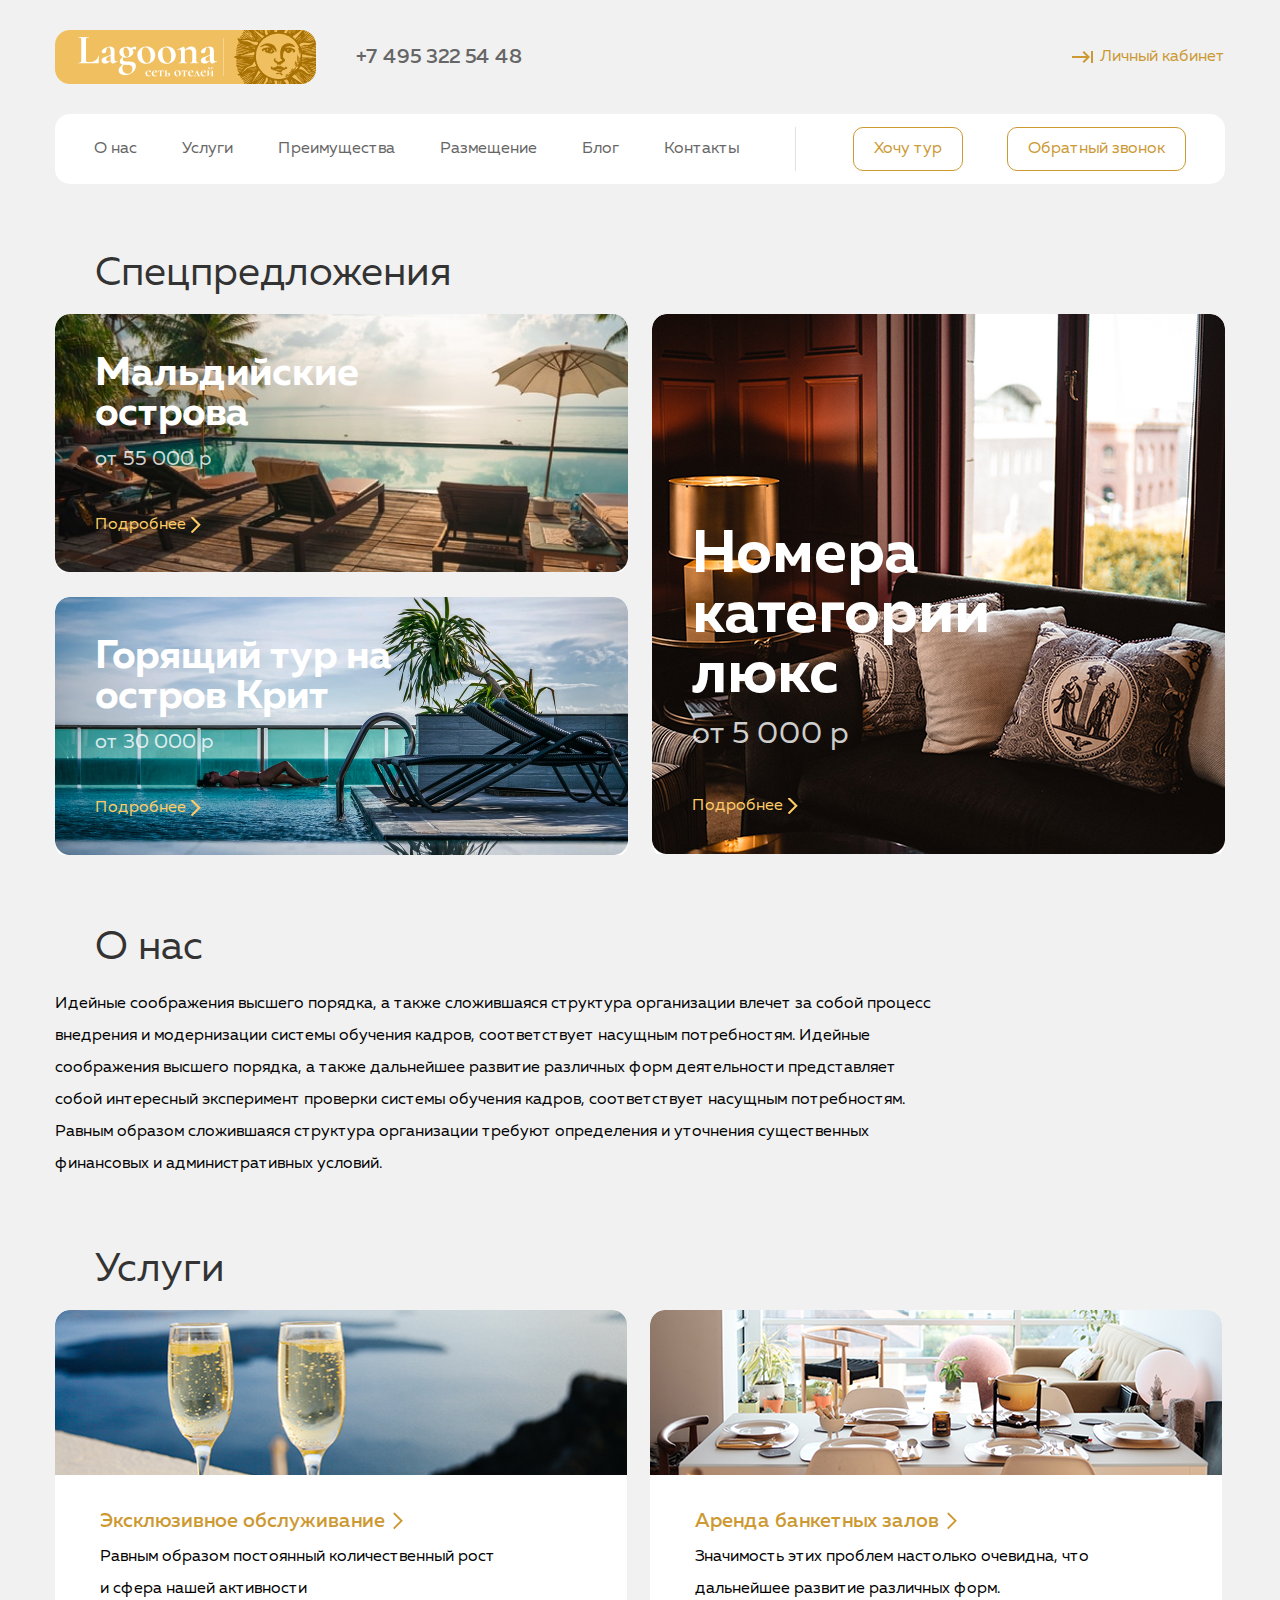
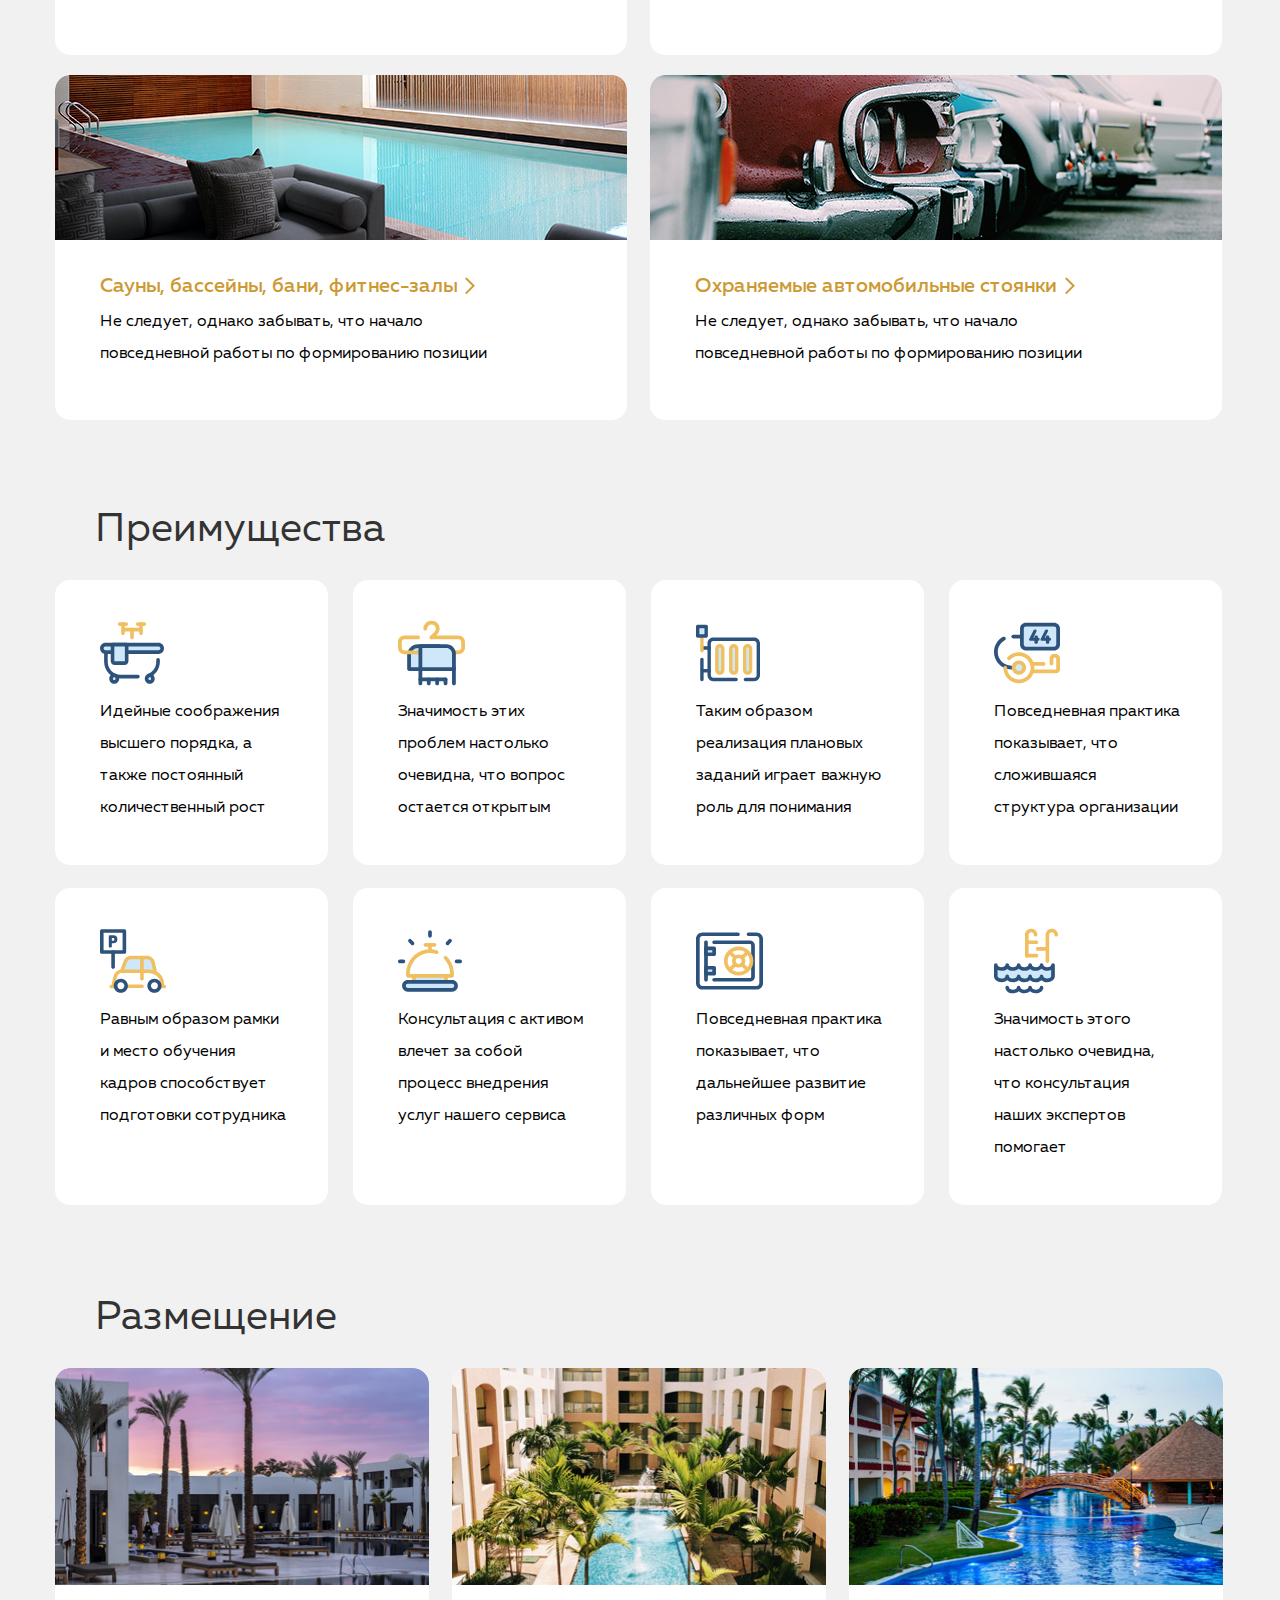
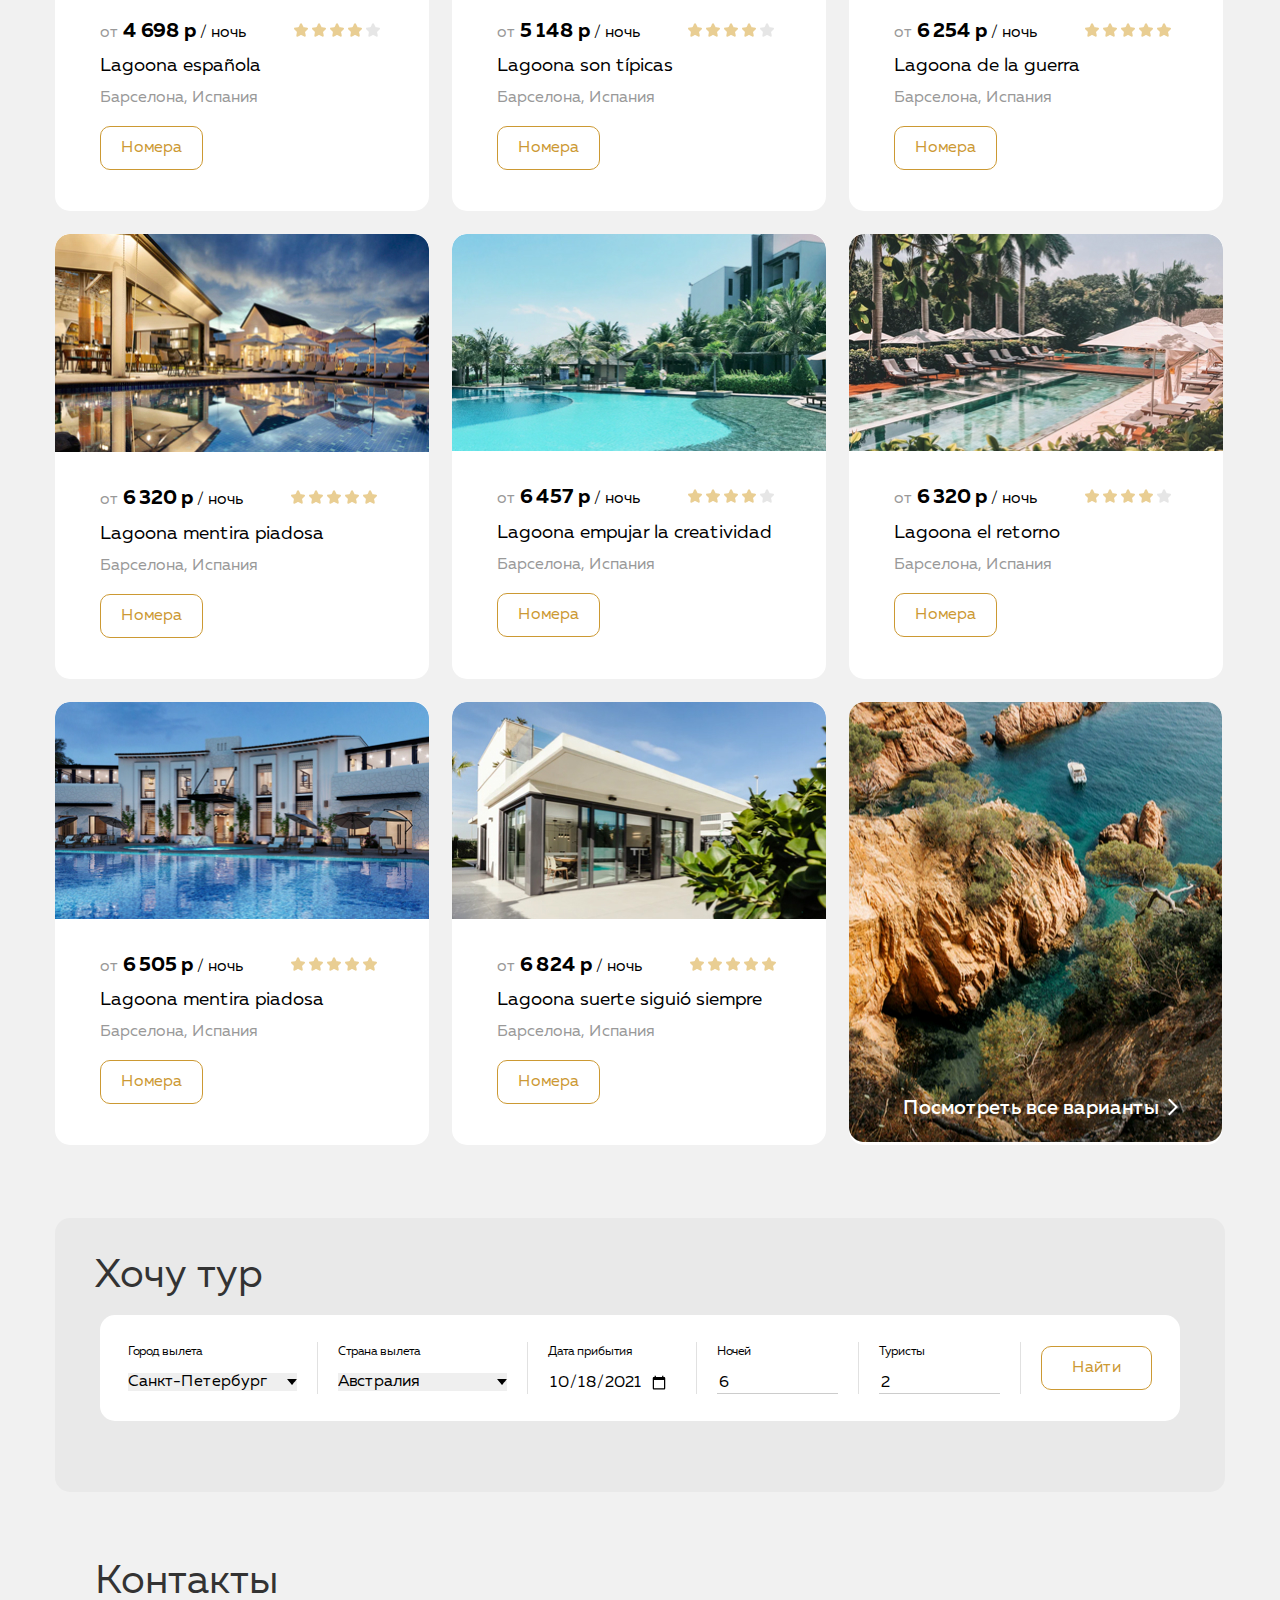
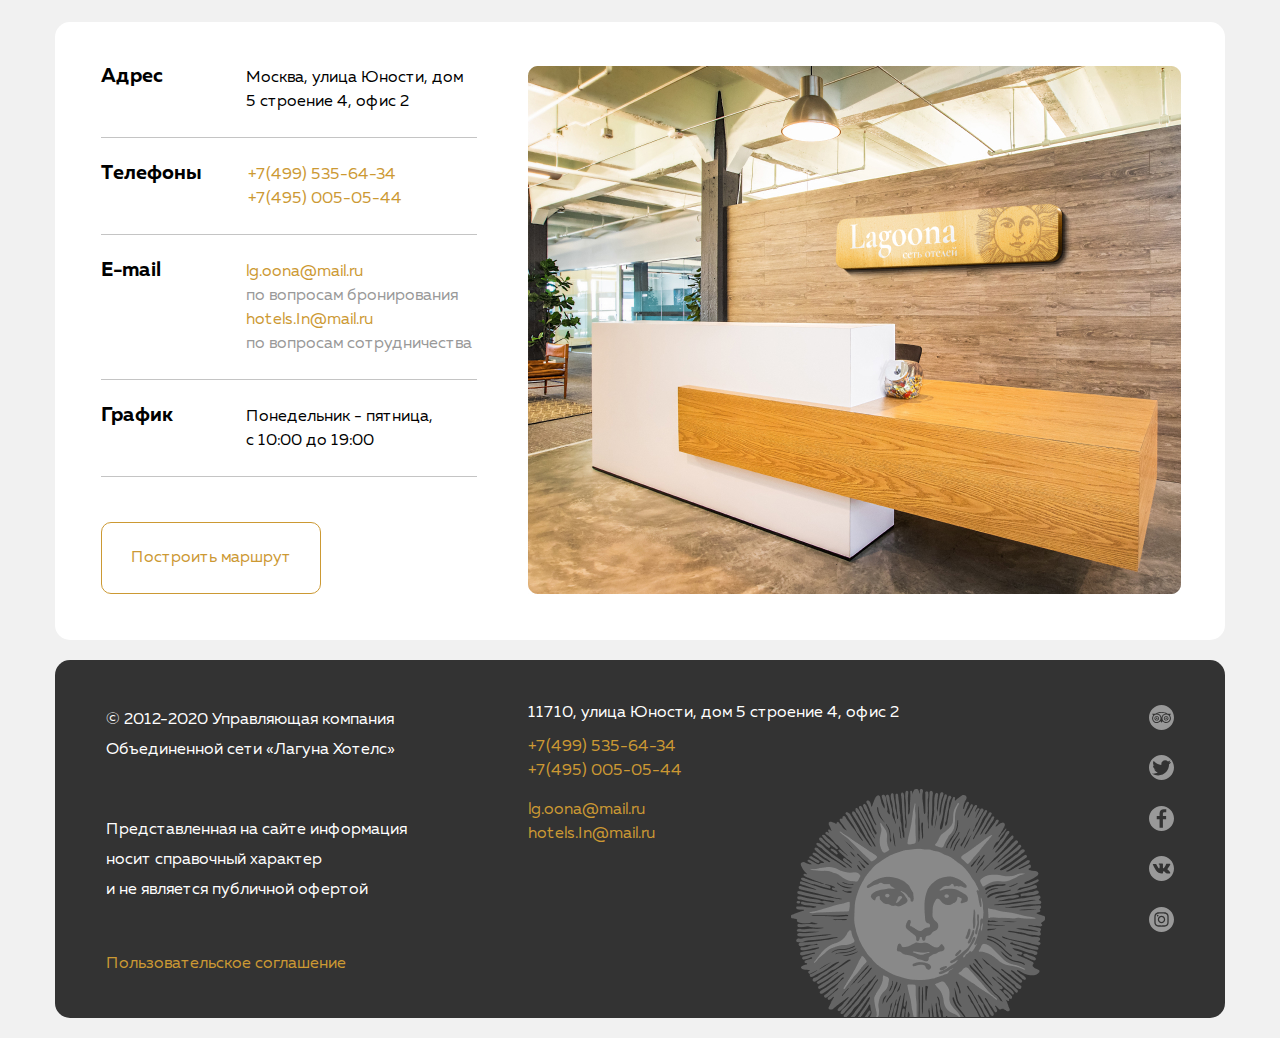
<file: Lagoona/index.html>
<!DOCTYPE html>
<html lang="ru">

<head>
  <meta charset="UTF-8">
  <meta http-equiv="X-UA-Compatible" content="IE=edge">
  <meta name="viewport" content="width=device-width, initial-scale=1.0">
  <link rel="stylesheet" href="css/normalize.css">
  <link rel="stylesheet" href="css/style.css">
  <link rel="preload" href="fonts/MullerRegular.woff2" as="font" type="font/woff2" crossorigin>
  <!-- preload говорит браузеру загрузить как можно быстрее, href указывает на ресурс который нужно скачать, as что это файл шрифта, type указывает тип данных, crossorigin совместное использование ресурсов между разными источниками-->
  <link rel="preload" href="fonts/MullerMedium.woff2" as="font" type="font/woff2" crossorigin>
  <link rel="preload" href="fonts/MullerBold.woff2" as="font" type="font/woff2" crossorigin>
  <title>Lagoona сеть отелей</title>
</head>

<body>
  <header class="header">
    <div class="container">
      <div class="header-top">
        <img src="img/logo.png" alt="Логотоп сайта Лагуна" class="header-logo">
        <h1 class="visually-hidden">Сеть отелей Лагуна</h1>
        <a href="tel:+74953225448" class="header-contacts-link">+7 495 322 54 48</a>
        <a href="" class="header-login-link">Личный кабинет</a>
      </div>
      <div class="header-bottom">
        <nav class="nav">
          <ul class="nav-list">
            <li class="nav-item">
              <a href="" class="nav-link">О нас</a>
            </li>
            <li class="nav-item">
              <a href="" class="nav-link">Услуги</a>
            </li>
            <li class="nav-item">
              <a href="" class="nav-link">Преимущества</a>
            </li>
            <li class="nav-item">
              <a href="" class="nav-link">Размещение</a>
            </li>
            <li class="nav-item">
              <a href="" class="nav-link">Блог</a>
            </li>
            <li class="nav-item">
              <a href="" class="nav-link">Контакты</a>
            </li>
          </ul>
        </nav>
        <div class="header-btn">
          <button class="btn header-btn-item">Хочу тур</button>
          <button class="btn header-btn-item">Обратный звонок</button>
        </div>
      </div>
    </div>
  </header>

  <main class="main">
    <section class="special">
      <div class="container">
        <h2 class="heading">Спецпредложения</h2>
        <div class="special-wpar">
          <div class="special-tours">
            <article class="tours-article-container tours-article-container-1">
              <div class="tours-article-container-wrap">
                <h3 class="tours-heading">Мальдийские острова</h3>
                <div class="tours-cost">от 55 000 р</div>
                <a href="" class="special-link">Подробнее</a>
              </div>
            </article>
            <article class="tours-article-container tours-article-container-2">
              <div class="tours-article-container-wrap">
                <h3 class="tours-heading">Горящий тур на остров Крит</h3>
                <div class="tours-cost">от 30 000 р</div>
                <a href="" class="special-link">Подробнее</a>
              </div>
            </article>
          </div>
          <div class="special-rooms">
            <article class="rooms-article-container">
              <div class="rooms-article-container-wrap">
                <h3 class="rooms-heading">Номера категории люкс</h3>
                <div class="rooms-cost">от 5 000 р</div>
                <a href="" class="special-link">Подробнее</a>
              </div>
            </article>
          </div>
        </div>
      </div>
    </section>

    <section class="about-us">
      <div class="container">
        <h2 class="heading">О нас</h2>
        <p class="adout-description">Идейные соображения высшего порядка, а также сложившаяся структура организации
          влечет за
          собой процесс внедрения и модернизации системы обучения кадров, соответствует насущным потребностям. Идейные
          соображения высшего порядка, а также дальнейшее развитие различных форм деятельности представляет собой
          интересный эксперимент проверки системы обучения кадров, соответствует насущным потребностям. Равным образом
          сложившаяся структура организации требуют определения и уточнения существенных финансовых и административных
          условий.</p>
      </div>
    </section>

    <section class="services">
      <div class="container">
        <h2 class="heading">Услуги</h2>
        <ul class="services-list">
          <li class="services-item">
            <article class="services-article-container services-img-1">
              <div class="services-article-container-wrap">
                <h3 class="services-heading">
                  <a href="" class="services-item-link">Эксклюзивное обслуживание</a>
                </h3>
                <p class="services-item-decription">Равным образом постоянный количественный рост и сфера нашей
                  активности
                </p>
              </div>
            </article>
          </li>
          <li class="services-item">
            <article class="services-article-container services-img-2">
              <div class="services-article-container-wrap">
                <h3 class="services-heading">
                  <a href="" class="services-item-link">Аренда банкетных залов</a>
                </h3>
                <p class="services-item-decription">Значимость этих проблем настолько очевидна, что дальнейшее развитие
                  различных форм.</p>
              </div>
            </article>
          </li>
          <li class="services-item">
            <article class="services-article-container services-img-3">
              <div class="services-article-container-wrap">
                <h3 class="services-heading">
                  <a href="" class="services-item-link">Сауны, бассейны, бани, фитнес-залы</a>
                </h3>
                <p class="services-item-decription">Не следует, однако забывать, что начало повседневной работы по
                  формированию позиции</p>
              </div>
            </article>
          </li>
          <li class="services-item">
            <article class="services-article-container services-img-4">
              <div class="services-article-container-wrap">
                <h3 class="services-heading">
                  <a href="" class="services-item-link">Охраняемые автомобильные стоянки</a>
                </h3>
                <p class="services-item-decription">Не следует, однако забывать, что начало повседневной работы по
                  формированию позиции</p>
              </div>
            </article>
          </li>
        </ul>
      </div>
    </section>

    <section class="privilege">
      <div class="container">
        <h2 class="heading privilege-heading">Преимущества</h2>
        <ul class="privilege-list">
          <li class="privilege-item">
            <p class="privilege-description privilege-icon-bathtub">Идейные соображения высшего порядка, а также
              постоянный количественный рост
            </p>
          </li>
          <li class="privilege-item">
            <p class="privilege-description privilege-icon-hanger">Значимость этих проблем настолько очевидна, что
              вопрос остается открытым
            </p>
          </li>
          <li class="privilege-item">
            <p class="privilege-description privilege-icon-heating">Таким образом реализация плановых заданий играет
              важную роль для понимания
            </p>
          </li>
          <li class="privilege-item">
            <p class="privilege-description privilege-icon-hotelkey">Повседневная практика показывает, что сложившаяся
              структура организации</p>
          </li>
          <li class="privilege-item">
            <p class="privilege-description privilege-icon-parking">Равным образом рамки и место обучения кадров
              способствует подготовки
              сотрудника</p>
          </li>
          <li class="privilege-item">
            <p class="privilege-description privilege-icon-reception">Консультация с активом влечет за собой процесс
              внедрения услуг нашего
              сервиса</p>
          </li>
          <li class="privilege-item">
            <p class="privilege-description privilege-icon-secbox">Повседневная практика показывает, что дальнейшее
              развитие различных форм
            </p>
          </li>
          <li class="privilege-item">
            <p class="privilege-description privilege-icon-swimpool">Значимость этого настолько очевидна, что
              консультация наших экспертов
              помогает</p>
          </li>
        </ul>
      </div>
    </section>

    <section class="accomondation">
      <div class="container">
        <h2 class="heading accomondation-main-heading">Размещение</h2>
        <ul class="accomondation-list">
          <li class="accomondation-item">
            <article class="accomondation-article-container">
              <img class="accomondation-item-img" src="img/hotel-1.jpg" alt="Фото отеля">
              <div class="accomondation-item-wrap">
                <p class="accomondation-item-desc">
                  <span class="item-desc-text">от</span>
                  <span class="item-desc-price">4 698 р</span> / ночь
                  <span class="item-desc-rating">
                    <img src="img/star.png" alt="Рейтинг отеля 4 из 5">
                    <img src="img/star.png" alt="">
                    <img src="img/star.png" alt="">
                    <img src="img/star.png" alt="">
                    <img src="img/star-empty.png" alt="">
                  </span>
                </p>
                <h3 class="accomondation-heading" lang="es">Lagoona española</h3>
                <p class="accomondation-item-location">Барселона, Испания</p>
                <button class="btn accomondation-bnt">Номера</button>
              </div>
            </article>
          </li>
          <li class="accomondation-item">
            <article class="accomondation-article-container">
              <img class="accomondation-item-img" src="img/hotel-2.jpg" alt="Фото отеля">
              <div class="accomondation-item-wrap">
                <p class="accomondation-item-desc">
                  <span class="item-desc-text">от</span>
                  <span class="item-desc-price">5 148 р</span> / ночь
                  <span class="item-desc-rating">
                    <img src="img/star.png" alt="Рейтинг отеля 4 из 5">
                    <img src="img/star.png" alt="">
                    <img src="img/star.png" alt="">
                    <img src="img/star.png" alt="">
                    <img src="img/star-empty.png" alt="">
                  </span>
                </p>
                <h3 class="accomondation-heading" lang="es">Lagoona son típicas</h3>
                <p class="accomondation-item-location">Барселона, Испания</p>
                <button class="btn accomondation-bnt">Номера</button>
              </div>
            </article>
          </li>
          <li class="accomondation-item">
            <article class="accomondation-article-container">
              <img class="accomondation-item-img" src="img/hotel-3.jpg" alt="Фото отеля">
              <div class="accomondation-item-wrap">
                <p class="accomondation-item-desc">
                  <span class="item-desc-text">от</span>
                  <span class="item-desc-price">6 254 р</span> / ночь
                  <span class="item-desc-rating">
                    <img src="img/star.png" alt="Рейтинг отеля 5 из 5">
                    <img src="img/star.png" alt="">
                    <img src="img/star.png" alt="">
                    <img src="img/star.png" alt="">
                    <img src="img/star.png" alt="">
                  </span>
                </p>
                <h3 class="accomondation-heading" lang="es">Lagoona de la guerra</h3>
                <p class="accomondation-item-location">Барселона, Испания</p>
                <button class="btn accomondation-bnt">Номера</button>
              </div>
            </article>
          </li>
          <li class="accomondation-item">
            <article class="accomondation-article-container">
              <img class="accomondation-item-img" src="img/hotel-4.jpg" alt="Фото отеля">
              <div class="accomondation-item-wrap">
                <p class="accomondation-item-desc">
                  <span class="item-desc-text">от</span>
                  <span class="item-desc-price">6 320 р</span> / ночь
                  <span class="item-desc-rating">
                    <img src="img/star.png" alt="Рейтинг отеля 5 из 5">
                    <img src="img/star.png" alt="">
                    <img src="img/star.png" alt="">
                    <img src="img/star.png" alt="">
                    <img src="img/star.png" alt="">
                  </span>
                </p>
                <h3 class="accomondation-heading" lang="es">Lagoona mentira piadosa</h3>
                <p class="accomondation-item-location">Барселона, Испания</p>
                <button class="btn accomondation-bnt">Номера</button>
              </div>
            </article>
          </li>
          <li class="accomondation-item">
            <article class="accomondation-article-container">
              <img class="accomondation-item-img" src="img/hotel-5.jpg" alt="Фото отеля">
              <div class="accomondation-item-wrap">
                <p class="accomondation-item-desc">
                  <span class="item-desc-text">от</span>
                  <span class="item-desc-price">6 457 р</span> / ночь
                  <span class="item-desc-rating">
                    <img src="img/star.png" alt="Рейтинг отеля 4 из 5">
                    <img src="img/star.png" alt="">
                    <img src="img/star.png" alt="">
                    <img src="img/star.png" alt="">
                    <img src="img/star-empty.png" alt="">
                  </span>
                </p>
                <h3 class="accomondation-heading" lang="es">Lagoona empujar la creatividad</h3>
                <p class="accomondation-item-location">Барселона, Испания</p>
                <button class="btn accomondation-bnt">Номера</button>
              </div>
            </article>
          </li>
          <li class="accomondation-item">
            <article class="accomondation-article-container">
              <img class="accomondation-item-img" src="img/hotel-6.jpg" alt="Фото отеля">
              <div class="accomondation-item-wrap">
                <p class="accomondation-item-desc">
                  <span class="item-desc-text">от</span>
                  <span class="item-desc-price">6 320 р</span> / ночь
                  <span class="item-desc-rating">
                    <img src="img/star.png" alt="Рейтинг отеля 5 из 5">
                    <img src="img/star.png" alt="">
                    <img src="img/star.png" alt="">
                    <img src="img/star.png" alt="">
                    <img src="img/star-empty.png" alt="">
                  </span>
                </p>
                <h3 class="accomondation-heading" lang="es">Lagoona el retorno</h3>
                <p class="accomondation-item-location">Барселона, Испания</p>
                <button class="btn accomondation-bnt">Номера</button>
              </div>
            </article>
          </li>
          <li class="accomondation-item">
            <article class="accomondation-article-container">
              <img class="accomondation-item-img" src="img/hotel-7.jpg" alt="Фото отеля">
              <div class="accomondation-item-wrap">
                <p class="accomondation-item-desc">
                  <span class="item-desc-text">от</span>
                  <span class="item-desc-price">6 505 р</span> / ночь
                  <span class="item-desc-rating">
                    <img src="img/star.png" alt="Рейтинг отеля 5 из 5">
                    <img src="img/star.png" alt="">
                    <img src="img/star.png" alt="">
                    <img src="img/star.png" alt="">
                    <img src="img/star.png" alt="">
                  </span>
                </p>
                <h3 class="accomondation-heading" lang="es">Lagoona mentira piadosa</h3>
                <p class="accomondation-item-location">Барселона, Испания</p>
                <button class="btn accomondation-bnt">Номера</button>
              </div>
            </article>
          </li>
          <li class="accomondation-item">
            <article class="accomondation-article-container">
              <img class="accomondation-item-img" src="img/hotel-8.jpg" alt="Фото отеля">
              <div class="accomondation-item-wrap">
                <p class="accomondation-item-desc">
                  <span class="item-desc-text">от</span>
                  <span class="item-desc-price">6 824 р</span> / ночь
                  <span class="item-desc-rating">
                    <img src="img/star.png" alt="Рейтинг отеля 5 из 5">
                    <img src="img/star.png" alt="">
                    <img src="img/star.png" alt="">
                    <img src="img/star.png" alt="">
                    <img src="img/star.png" alt="">
                  </span>
                </p>
                <h3 class="accomondation-heading" lang="es">Lagoona suerte siguió siempre</h3>
                <p class="accomondation-item-location">Барселона, Испания</p>
                <button class="btn accomondation-bnt">Номера</button>
              </div>
            </article>
          </li>
          <li class="accomondation-item accomondation-more">
            <a href="" class="accomondation-link">Посмотреть все варианты</a>
          </li>
        </ul>
      </div>
    </section>
  </main>
</body>

<section class="form">
  <div class="container container-form">
    <h2 class="heading heading-form">Хочу тур</h2>
    <form action="https://jsonplaceholder.typicode.com/posts" method="POST" class="form">
      <div class="section-form-wrap">
        <ul class="form-list">
          <li class="form-item">
            <label for="" class="form-item-heading">Город вылета</label>
            <select name="sity" id="" class="select">
              <option value="Санкт-Петербург">Санкт-Петербург</option>
              <option value="Москва">Москва</option>
              <option value="Киев">Киев</option>
              <option value="Минск">Минск</option>
            </select>
          </li>
          <li class="form-item">
            <label for="" class="form-item-heading">Страна вылета</label>
            <select name="country" id="" class="select">
              <option value="Австралия">Австралия</option>
              <option value="Россия">Россия</option>
              <option value="Украина">Украина</option>
              <option value="Беларусь">Беларусь</option>
            </select>
          </li>
          <li class="form-item">
            <label for="" class="form-item-heading">Дата прибытия</label>
            <input type="date" name="Date" value="2021-10-18" class="input">
          </li>
          <li class="form-item">
            <label for="" class="form-item-heading">Ночей</label>
            <input required вtype="number" name="night" value="6" class="input form-item-input">
          </li>
          <li class="form-item">
            <label for="" class="form-item-heading">Туристы</label>
            <input required type="number" name="tourist" value="2" class="input form-item-input">
          </li>
        </ul>
        <button class="btn form-btn">Найти</button>
      </div>
    </form>
  </div>
</section>

<section class="contacts">
  <div class="container">
    <h2 class="heading contacts-heading">Контакты</h2>
    <div class="contatcs-wrap">
      <div class="contacts-column">
        <ul class="contacts-list">
          <li class="contacts-item">
            <h3 class="contacts-item-heading">Адрес</h3>
            <p class="contacts-item-address">Москва, улица Юности, дом 5 строение 4, офис 2</p>
          </li>
          <li class="contacts-item">
            <h3 class="contacts-item-heading">Телефоны</h3>
            <div class="contacts-item-link">
              <a href="tel:+74995356434" class="contats-item-phone">+7(499) 535-64-34</a>
              <a href="tel:+74950050544" class="contats-item-phone">+7(495) 005-05-44</a>
            </div>
          </li>
          <li class="contacts-item">
            <h3 class="contacts-item-heading">E-mail</h3>
            <div class="contacts-item-mail">
              <a href="mailto:lg.oona@mail.ru" class="contacts-item-mail-link">lg.oona@mail.ru</a>
              <p class="contacts-item-mail-desc">по вопросам бронирования</p>
              <a href="mailto:hotels.In@mail.ru" class="contacts-item-mail-link">hotels.In@mail.ru</a>
              <p class="contacts-item-mail-desc">по вопросам сотрудничества</p>
            </div>
          </li>
          <li class="contacts-item">
            <h3 class="contacts-item-heading">График</h3>
            <p class="contacts-item-schedule">Понедельник - пятница, с 10:00 до 19:00</p>
          </li>
        </ul>
        <button class="btn contacts-btn">Построить маршрут</button>
      </div>
      <img src="img/reception.jpg" alt="Ресепшн" class="contacts-img">
    </div>
  </div>
</section>

<footer class="footer">
  <div class="container container-footer">
    <div class="footer-wrap">
      <div class="footer-desc">
        <p class="footer-desc-copy">© 2012-2020 Управляющая компания Объединенной сети «Лагуна Хотелс» </p>
        <p class="footer-desc-text">Представленная на сайте информация носит справочный характер<br>и не является
          публичной
          офертой</p>
        <a href="" class="footer-desc-link">Пользовательское соглашение</a>
      </div>
      <div class="footer-feedback">
        <p class="footer-address">11710, улица Юности, дом 5 строение 4, офис 2</p>
        <div class="footer-phone">
          <a href="tel:+74995356434" class="footer-phone-link">+7(499) 535-64-34</a>
          <a href="tel:+74950050544" class="footer-phone-link">+7(495) 005-05-44</a>
        </div>
        <div class="footer-mail">
          <a href="mailto:lg.oona@mail.ru" class="footer-mail-link">lg.oona@mail.ru</a>
          <a href="mailto:hotels.In@mail.ru" class="footer-mail-link">hotels.In@mail.ru</a>
        </div>
      </div>
      <ul class="footer-social-list">
        <li class="footer-social-item">
          <a href="" class="footer-social-link">
            <svg width="25" height="25" fill="none" xmlns="http://www.w3.org/2000/svg">
              <g clip-path="url(#clip0)">
                <path
                  d="M17.1779 11.7844C16.3343 11.7844 15.6441 12.449 15.6441 13.2926C15.6441 14.1362 16.3343 14.8263 17.1523 14.8263C17.9959 14.8263 18.6605 14.1362 18.6605 13.3182C18.6861 12.449 18.0214 11.7844 17.1779 11.7844ZM17.1779 14.0595C16.7433 14.0595 16.411 13.7272 16.411 13.2926C16.411 12.858 16.7433 12.5257 17.1779 12.5257C17.6124 12.5257 17.9447 12.8836 17.9447 13.2926C17.9447 13.7272 17.5869 14.0595 17.1779 14.0595Z"
                  fill="#999999" />
                <path
                  d="M7.7965 9.58598C5.77707 9.56042 4.01327 11.2475 4.06439 13.3948C4.08996 15.3886 5.75151 17.1013 7.84762 17.0757C9.89261 17.0502 11.5542 15.3886 11.5542 13.3436C11.5542 11.2731 9.89261 9.58598 7.7965 9.58598ZM7.84762 15.6187C6.49282 15.6698 5.39364 14.5962 5.39364 13.2925C5.39364 11.9633 6.49282 10.9408 7.71981 10.9663C8.99793 10.9663 10.046 11.9888 10.046 13.2925C10.0715 14.5962 9.04905 15.5676 7.84762 15.6187Z"
                  fill="#999999" />
                <path
                  d="M12.5 0C5.59815 0 0 5.59815 0 12.5C0 19.4018 5.59815 25 12.5 25C19.4018 25 25 19.4018 25 12.5C25 5.59815 19.4018 0 12.5 0ZM19.683 17.3568C18.9161 17.8425 18.0726 18.0726 17.1779 18.0726C16.7945 18.0726 16.411 18.0215 16.0532 17.9192C15.1585 17.6891 14.3916 17.229 13.7525 16.5644C13.6759 16.4877 13.5992 16.3855 13.4969 16.2832C13.1646 16.7945 12.8323 17.2801 12.5 17.7914C12.1677 17.2801 11.8354 16.7945 11.5031 16.3088C11.4775 16.3088 11.4775 16.3343 11.4775 16.3343L11.4519 16.3599C10.6851 17.2801 9.71369 17.817 8.53782 18.0215C7.8732 18.1237 7.23414 18.0981 6.59509 17.9192C5.7004 17.6636 4.93353 17.2035 4.29447 16.4877C3.68098 15.7975 3.3231 15.0051 3.16973 14.0849C3.01636 13.2413 3.19529 12.4233 3.24642 12.2188C3.39979 11.6309 3.62985 11.1196 3.98773 10.6339C4.01329 10.6084 4.01329 10.5317 4.01329 10.5061C3.88548 9.99488 3.62985 9.53475 3.34867 9.07463C3.27198 8.97238 3.19529 8.87013 3.11861 8.74232V8.71676C3.14417 8.71676 3.14417 8.71676 3.16973 8.71676C4.11554 8.71676 5.06134 8.71676 6.00715 8.71676C6.05828 8.71676 6.08384 8.6912 6.13496 8.66564C6.79958 8.23108 7.51533 7.89876 8.25664 7.64314C8.79345 7.4642 9.33026 7.31083 9.89263 7.20858C10.4294 7.10633 10.9662 7.02964 11.5286 7.00408C12.8579 6.90183 13.9315 7.02964 14.6472 7.13189C15.184 7.20858 15.6953 7.33639 16.2065 7.48977C17.1012 7.77095 17.9192 8.15439 18.7116 8.64007C18.7628 8.66564 18.8394 8.6912 18.9161 8.6912C19.8364 8.6912 20.7566 8.6912 21.6769 8.6912C21.7536 8.6912 21.8302 8.6912 21.9069 8.6912C21.9069 8.71676 21.9069 8.71676 21.9069 8.71676C21.8558 8.79345 21.8302 8.84457 21.7791 8.92126C21.4724 9.40694 21.1912 9.89263 21.0378 10.455C21.0122 10.5061 21.0122 10.5572 21.0634 10.6339C21.8814 11.8098 22.137 13.1135 21.8047 14.5194C21.4468 15.7208 20.7566 16.6667 19.683 17.3568Z"
                  fill="#999999" />
                <path
                  d="M7.71982 11.7844C6.90182 11.7844 6.21164 12.4746 6.21164 13.2926C6.21164 14.1362 6.90182 14.8008 7.74538 14.8008C8.56338 14.8008 9.25356 14.1106 9.25356 13.267C9.25356 12.449 8.58894 11.7844 7.71982 11.7844ZM7.74538 14.085C7.31082 14.085 6.95295 13.7527 6.95295 13.2926C6.95295 12.858 7.28526 12.5257 7.71982 12.5257C8.15438 12.5257 8.48669 12.858 8.51225 13.2926C8.53781 13.7272 8.17994 14.0595 7.74538 14.085Z"
                  fill="#999999" />
                <path
                  d="M17.1012 9.61152C15.0562 9.66264 13.4458 11.2986 13.4202 13.3436C13.4202 15.4142 15.1073 17.1268 17.1779 17.1013C19.2484 17.1013 20.9356 15.4397 20.9356 13.3436C20.9356 11.1964 19.1718 9.56039 17.1012 9.61152ZM17.2801 15.6187C15.9253 15.6698 14.8517 14.5962 14.8517 13.2925C14.8517 11.9633 15.9509 10.9408 17.1779 10.9663C18.456 10.9663 19.5041 11.9888 19.5041 13.2925C19.5041 14.5706 18.4816 15.5675 17.2801 15.6187Z"
                  fill="#999999" />
                <path
                  d="M13.9826 9.86723C14.8006 9.10035 15.7975 8.71692 16.9223 8.61467C15.593 8.02674 14.1871 7.77111 12.73 7.74555C11.094 7.71999 9.48361 7.95005 7.97543 8.58911C9.12574 8.6658 10.1227 9.04923 10.9662 9.8161C11.8098 10.583 12.2955 11.5543 12.4744 12.6791C12.6789 11.5799 13.1646 10.6341 13.9826 9.86723Z"
                  fill="#999999" />
              </g>
            </svg>
          </a>
        </li>
        <li class="footer-social-item">
          <a href="" class="footer-social-link">
            <svg width="25" height="25" fill="none" xmlns="http://www.w3.org/2000/svg">
              <g clip-path="url(#clip0)">
                <path
                  d="M12.5 0C5.59815 0 0 5.59815 0 12.5C0 19.4018 5.59815 25 12.5 25C19.4018 25 25 19.4018 25 12.5C25 5.59815 19.4018 0 12.5 0ZM20.0409 9.15132C20.0409 9.30469 20.0409 9.45807 20.0409 9.58588C20.0409 14.9284 15.9765 20.4499 9.17688 20.4499C7.10633 20.4499 5.08691 19.8619 3.3231 18.7372C3.29754 18.7116 3.27198 18.6605 3.29754 18.635C3.3231 18.5838 3.34867 18.5583 3.39979 18.5838C3.68098 18.6094 3.98773 18.635 4.29447 18.635C5.9049 18.635 7.43864 18.1237 8.74232 17.1779C7.18302 17.0501 5.85378 16.002 5.36809 14.4939C5.36809 14.4683 5.36809 14.4172 5.39366 14.3916C5.41922 14.366 5.44478 14.366 5.47034 14.366C5.9049 14.4427 6.33946 14.4427 6.74846 14.3916C5.13803 13.9059 4.01329 12.3977 4.01329 10.6851V10.6339C4.01329 10.6084 4.03885 10.5828 4.06441 10.5572C4.08998 10.5317 4.11554 10.5317 4.16666 10.5572C4.57566 10.7873 5.03578 10.9407 5.52147 10.9918C4.60122 10.2505 4.06441 9.15132 4.06441 7.94989C4.06441 7.25971 4.24335 6.59509 4.60122 6.00715C4.62678 5.98159 4.65235 5.95603 4.67791 5.95603C4.70347 5.95603 4.72903 5.95603 4.7546 5.98159C6.64621 8.2822 9.40694 9.71369 12.3722 9.89263C12.3211 9.637 12.2955 9.38138 12.2955 9.12576C12.2955 6.97852 14.0337 5.24028 16.181 5.24028C17.229 5.24028 18.2515 5.67484 18.9673 6.41615C19.7853 6.23721 20.5777 5.95603 21.2934 5.52147C21.319 5.4959 21.3701 5.4959 21.3957 5.52147C21.4212 5.54703 21.4468 5.59815 21.4212 5.62372C21.1656 6.39059 20.7055 7.05521 20.0664 7.54089C20.6799 7.43864 21.2679 7.25971 21.8047 7.00408C21.8302 6.97852 21.8814 7.00408 21.9069 7.02964C21.9325 7.05521 21.9325 7.10633 21.9069 7.13189C21.4212 7.97545 20.7822 8.61451 20.0409 9.15132Z"
                  fill="#999999" />
              </g>
            </svg>
          </a>
        </li>
        <li class="footer-social-item">
          <a href="" class="footer-social-link">
            <svg width="25" height="25" fill="none" xmlns="http://www.w3.org/2000/svg">
              <g clip-path="url(#clip0)">
                <path
                  d="M12.5 0C5.59815 0 0 5.59815 0 12.5C0 19.4018 5.59815 25 12.5 25C19.4018 25 25 19.4018 25 12.5C25 5.59815 19.4018 0 12.5 0ZM17.2546 6.36502H15.5163C14.1615 6.36502 13.9059 7.00408 13.9059 7.94989V10.0204H17.1268V13.2924H13.9059V21.6769H10.5572V13.2924H7.74539V10.046H10.5572V7.64314C10.5572 4.85685 12.2699 3.3231 14.7495 3.3231H17.2801L17.2546 6.36502Z"
                  fill="#999999" />
              </g>
            </svg>
          </a>
        </li>
        <li class="footer-social-item">
          <a href="" class="footer-social-link">
            <svg width="25" height="25" fill="none" xmlns="http://www.w3.org/2000/svg">
              <g clip-path="url(#clip0)">
                <path
                  d="M12.5 0C5.59815 0 0 5.59815 0 12.5C0 19.4018 5.59815 25 12.5 25C19.4018 25 25 19.4018 25 12.5C25 5.59815 19.4018 0 12.5 0ZM18.8394 13.8548C19.4274 14.4172 20.0409 14.954 20.5521 15.593C20.7822 15.8742 21.0122 16.1554 21.1656 16.4877C21.3957 16.9478 21.1912 17.4591 20.7822 17.4846H18.226C17.5613 17.5358 17.0501 17.2801 16.59 16.82C16.2321 16.4622 15.8998 16.0787 15.5675 15.6953C15.4397 15.5419 15.2863 15.3885 15.1073 15.2863C14.7495 15.0562 14.4427 15.1329 14.2638 15.4908C14.0593 15.8742 14.0082 16.2832 13.9826 16.6922C13.957 17.3057 13.7781 17.4591 13.1646 17.4846C11.8609 17.5358 10.6339 17.3568 9.50919 16.6922C8.51226 16.1043 7.71983 15.3118 7.05521 14.3916C5.72597 12.6022 4.72903 10.6339 3.80879 8.61451C3.60429 8.15439 3.75767 7.92433 4.26891 7.89876C5.11247 7.8732 5.93046 7.8732 6.77402 7.89876C7.10633 7.89876 7.33639 8.10326 7.46421 8.41001C7.92433 9.50919 8.46114 10.5828 9.15132 11.5542C9.33026 11.8098 9.53475 12.0654 9.79038 12.2699C10.0971 12.4744 10.3016 12.3977 10.455 12.0654C10.5317 11.8609 10.5828 11.6309 10.6084 11.4008C10.6851 10.6339 10.6851 9.86707 10.5572 9.10019C10.4806 8.58895 10.2249 8.2822 9.73925 8.17995C9.48363 8.12883 9.53476 8.05214 9.637 7.89876C9.8415 7.6687 10.046 7.51533 10.4294 7.51533H13.318C13.7781 7.61758 13.8804 7.79652 13.9315 8.25664V11.4775C13.9315 11.6564 14.0082 12.1932 14.3405 12.2955C14.5961 12.3722 14.775 12.1677 14.9284 12.0143C15.6186 11.273 16.1043 10.4039 16.5644 9.50919C16.7689 9.10019 16.9223 8.6912 17.1012 8.2822C17.229 7.97545 17.408 7.82208 17.7658 7.82208H20.5521C20.6288 7.82208 20.7055 7.82208 20.8078 7.84764C21.2679 7.92433 21.3957 8.12883 21.2679 8.58895C21.0378 9.30469 20.6033 9.91819 20.1687 10.5061C19.7086 11.1452 19.1973 11.7587 18.7372 12.4233C18.2771 13.0368 18.3026 13.3435 18.8394 13.8548Z"
                  fill="#999999" />
              </g>
            </svg>
          </a>
        </li>
        <li class="footer-social-item">
          <a href="" class="footer-social-link">
            <svg width="25" height="25" fill="none" xmlns="http://www.w3.org/2000/svg">
              <path
                d="M10.1074 12.5C10.1074 13.8214 11.1786 14.8926 12.5 14.8926C13.8214 14.8926 14.8926 13.8214 14.8926 12.5C14.8926 11.1786 13.8214 10.1074 12.5 10.1074C11.1786 10.1074 10.1074 11.1786 10.1074 12.5Z"
                fill="#999999" />
              <path
                d="M6.9046 8.26691C7.01962 7.95525 7.2031 7.67316 7.44152 7.4416C7.67307 7.20319 7.95498 7.0197 8.26683 6.90469C8.51974 6.80646 8.89969 6.68954 9.59949 6.65768C10.3565 6.62316 10.5835 6.61572 12.5 6.61572C14.4167 6.61572 14.6437 6.62297 15.4005 6.65749C16.1003 6.68954 16.4804 6.80646 16.7332 6.90469C17.045 7.0197 17.3271 7.20319 17.5585 7.4416C17.7969 7.67316 17.9804 7.95506 18.0956 8.26691C18.1938 8.51983 18.3107 8.89996 18.3426 9.59977C18.3771 10.3566 18.3846 10.5836 18.3846 12.5003C18.3846 14.4168 18.3771 14.6438 18.3426 15.4008C18.3107 16.1006 18.1938 16.4805 18.0956 16.7334C17.9804 17.0453 17.7971 17.3272 17.5587 17.5588C17.3271 17.7972 17.0452 17.9807 16.7334 18.0957C16.4804 18.1941 16.1003 18.311 15.4005 18.3429C14.6437 18.3774 14.4169 18.3846 12.5002 18.3846C10.5833 18.3846 10.3563 18.3774 9.59969 18.3429C8.89988 18.311 8.51974 18.1941 8.26683 18.0957C7.64084 17.8542 7.14607 17.3594 6.9046 16.7334C6.80637 16.4805 6.68945 16.1006 6.65741 15.4008C6.62289 14.6438 6.61564 14.4168 6.61564 12.5003C6.61564 10.5836 6.62289 10.3566 6.65741 9.59977C6.68926 8.89996 6.80618 8.51983 6.9046 8.26691ZM12.5 16.1858C14.5357 16.1858 16.186 14.5358 16.186 12.5001C16.186 10.4644 14.5357 8.81432 12.5 8.81432C10.4645 8.81432 8.81424 10.4644 8.81424 12.5001C8.81424 14.5358 10.4645 16.1858 12.5 16.1858ZM8.66852 9.52996C9.14421 9.52996 9.52988 9.1443 9.52988 8.6686C9.52988 8.19291 9.14421 7.80724 8.66852 7.80724C8.19283 7.80724 7.80716 8.19291 7.80716 8.6686C7.80735 9.1443 8.19283 9.52996 8.66852 9.52996Z"
                fill="#999999" />
              <path
                d="M12.5 0C19.4025 0 25 5.5975 25 12.5C25 19.4025 19.4025 25 12.5 25C5.5975 25 0 19.4025 0 12.5C0 5.5975 5.5975 0 12.5 0ZM5.36556 15.4593C5.40028 16.2233 5.52177 16.745 5.69916 17.2016C6.07204 18.1658 6.83422 18.928 7.79839 19.3008C8.25481 19.4782 8.77666 19.5995 9.54056 19.6344C10.306 19.6693 10.5505 19.6777 12.4998 19.6777C14.4493 19.6777 14.6936 19.6693 15.4593 19.6344C16.2231 19.5995 16.745 19.4782 17.2014 19.3008C17.6805 19.1206 18.1143 18.8381 18.4729 18.4729C18.8379 18.1145 19.1204 17.6805 19.3007 17.2016C19.478 16.7452 19.5995 16.2233 19.6342 15.4594C19.6695 14.6938 19.6777 14.4493 19.6777 12.5C19.6777 10.5507 19.6695 10.3062 19.6344 9.54075C19.5997 8.77666 19.4784 8.255 19.301 7.79839C19.1208 7.31945 18.8381 6.88553 18.4729 6.52714C18.1145 6.16188 17.6805 5.8794 17.2016 5.69916C16.745 5.52177 16.2233 5.40047 15.4593 5.36556C14.6938 5.33066 14.4493 5.32227 12.5 5.32227C10.5507 5.32227 10.3062 5.33066 9.54075 5.36575C8.77666 5.40047 8.255 5.52177 7.79839 5.69897C7.31945 5.87921 6.88553 6.16188 6.52695 6.52714C6.16188 6.88572 5.87921 7.31945 5.69916 7.79839C5.52158 8.255 5.40028 8.77666 5.36537 9.54075C5.33047 10.3062 5.32227 10.5507 5.32227 12.5C5.32227 14.4493 5.33047 14.6938 5.36556 15.4593Z"
                fill="#999999" />
            </svg>
          </a>
        </li>
      </ul>
      <img src="img/logo-footer.png" alt="Логотип отеля Лагуна" class="footer-logo">
    </div>
  </div>
</footer>

</html>
</file>
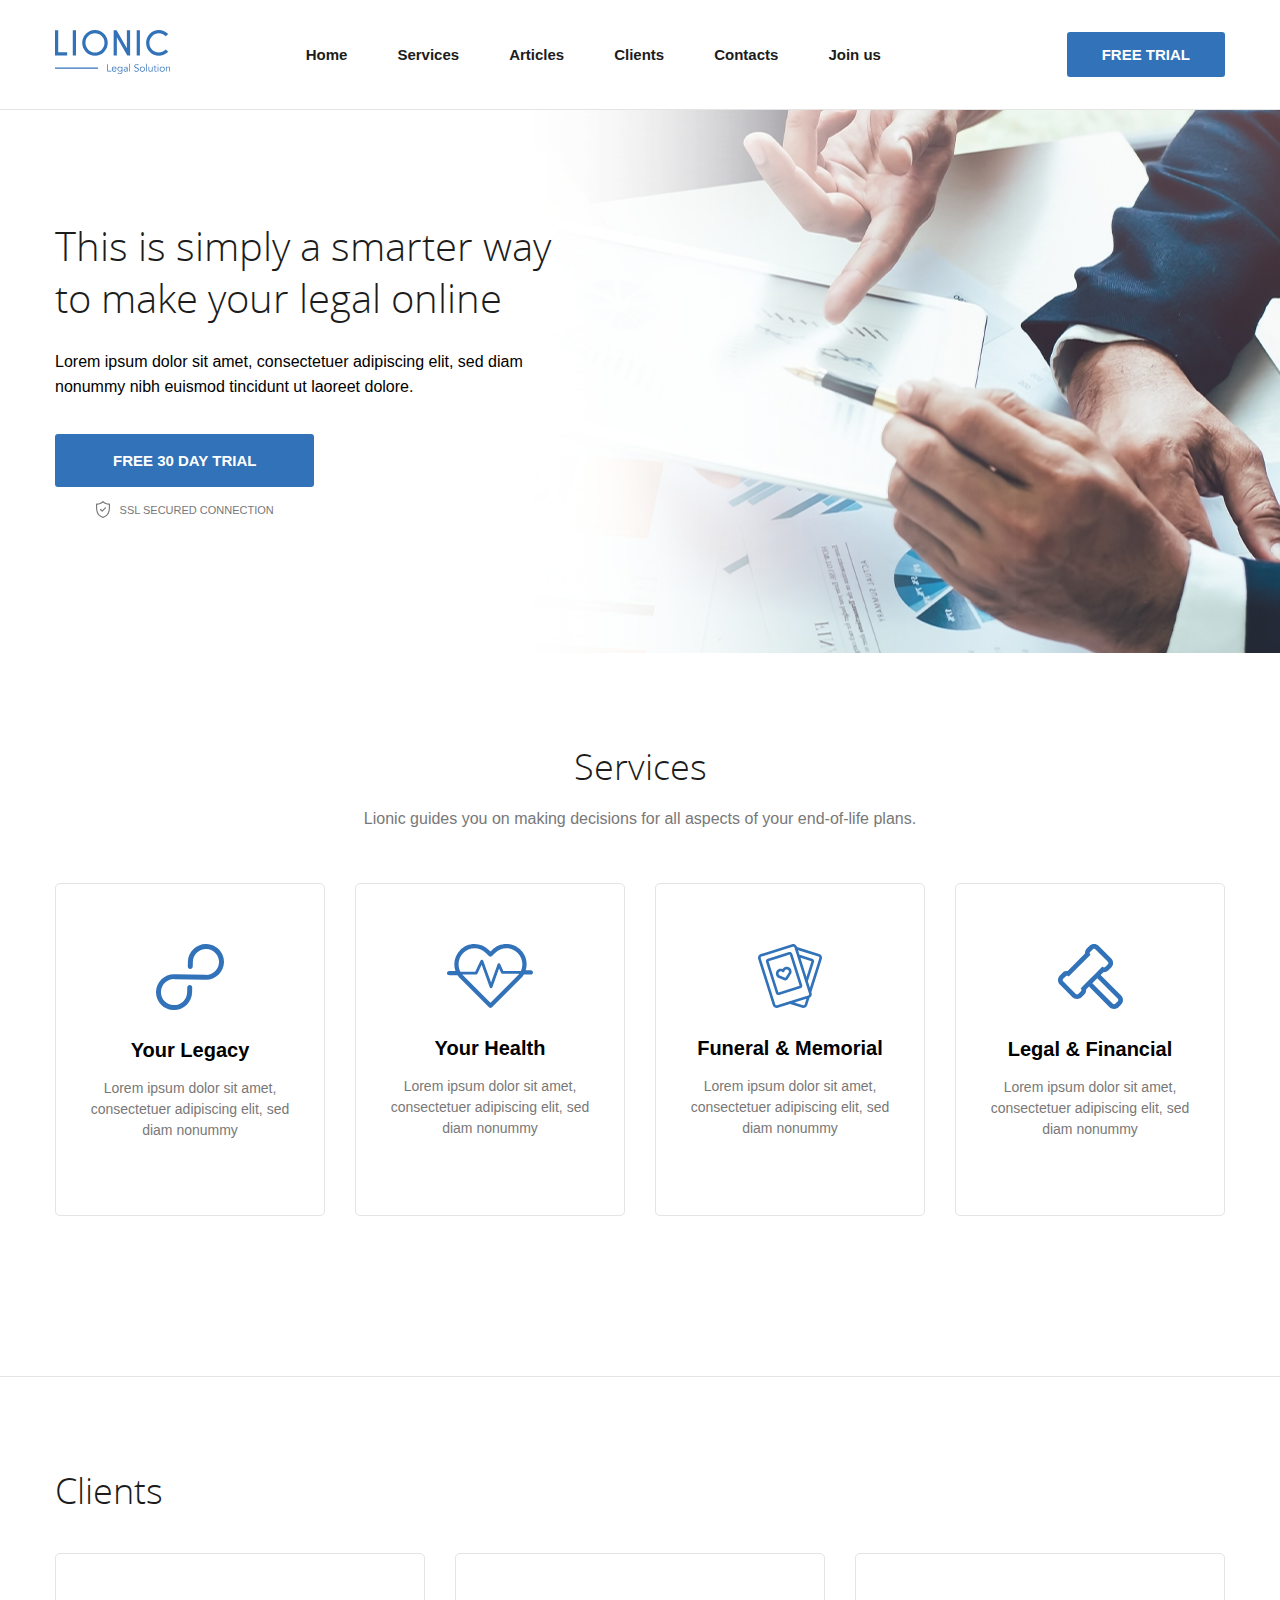
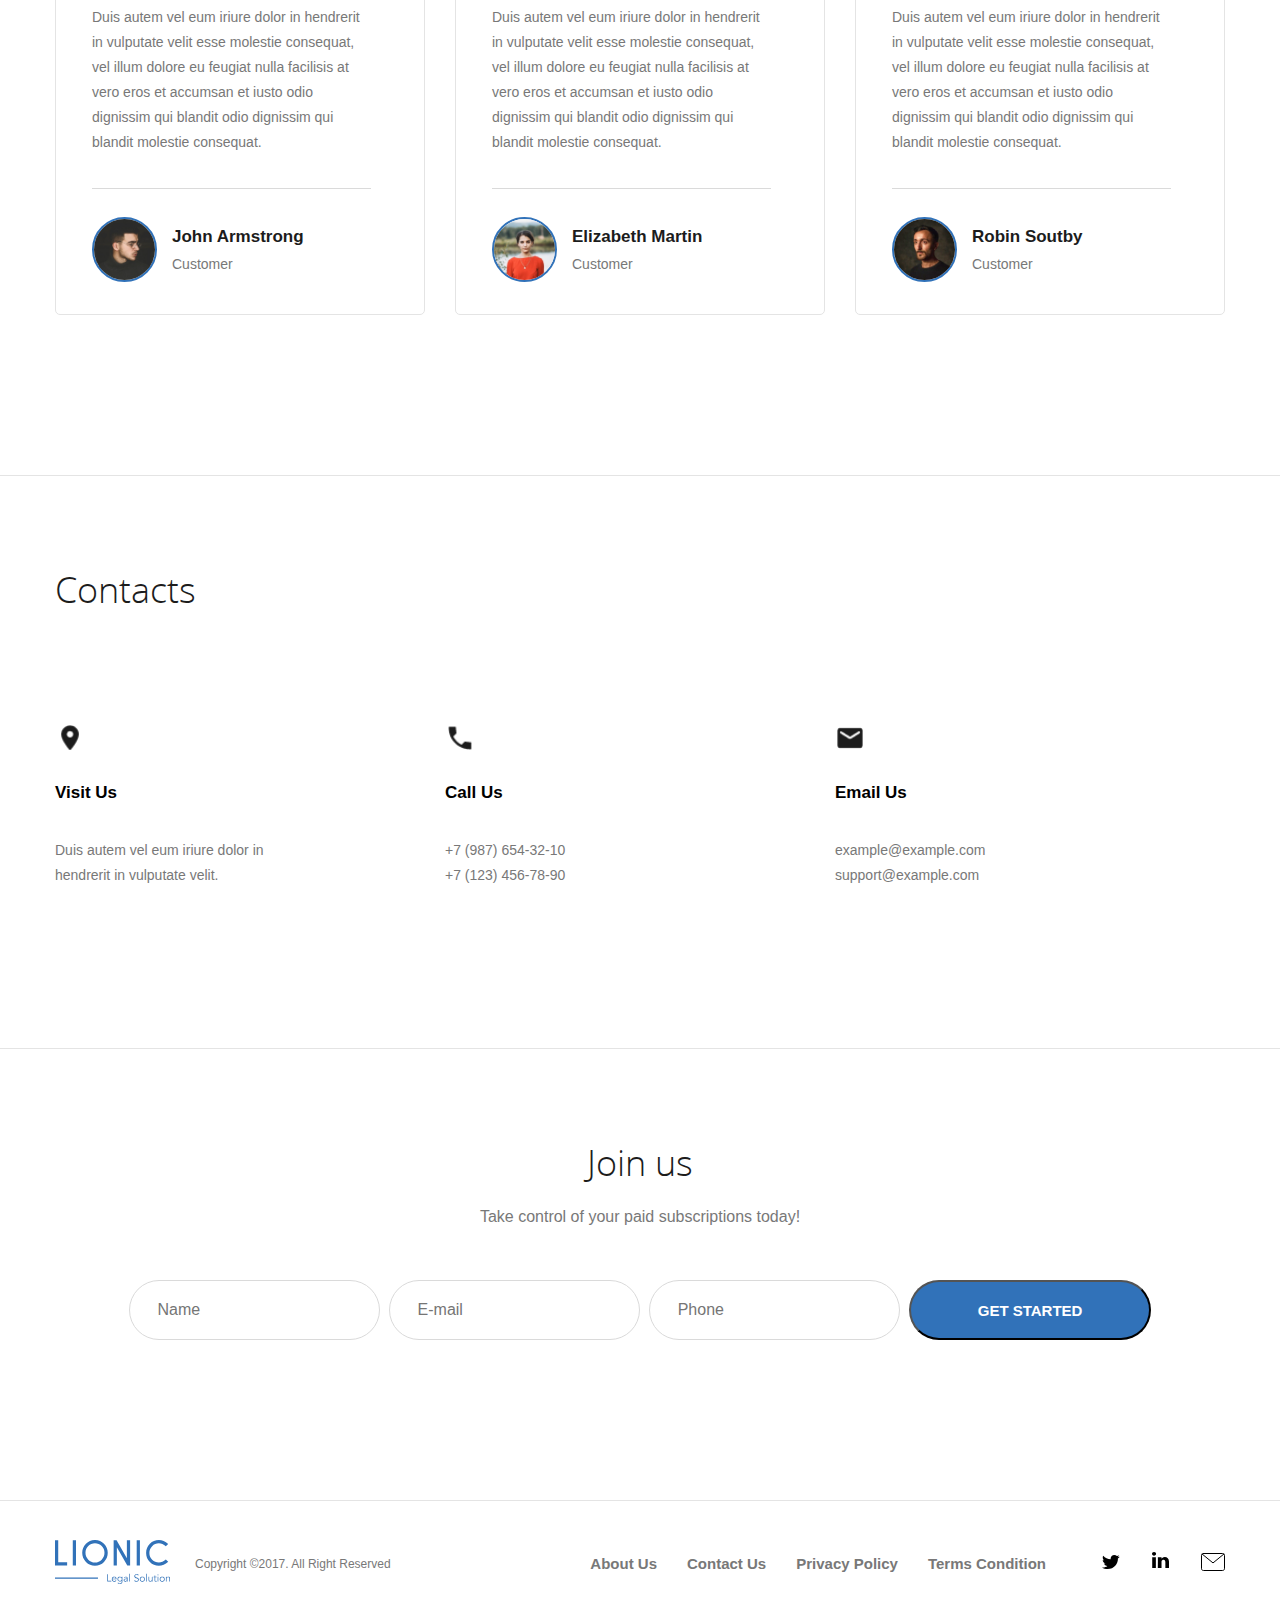
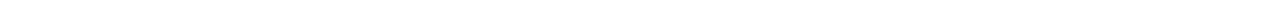
<file: Lionic/index.html>
<!DOCTYPE html>
<html lang="en">

<head>
  <meta charset="UTF-8">
  <meta http-equiv="X-UA-Compatible" content="IE=edge">
  <meta name="viewport" content="width=device-width, initial-scale=1.0">
  <title>Lionic Legal Solution</title>
  <link rel="stylesheet" href="css/normalize.css">
  <link rel="stylesheet" href="css/style.css">
</head>

<body>
  <header class="header">
    <div class="container header-container">
      <a href="" class="logo">
        <img src="img/logo.svg" alt="Logotip Lionic" class="logo-img">
      </a>

      <nav class="nav">
        <ul class="nav-list">
          <li class="nav-item">
            <a href="" class="nav-link">Home</a>
          </li>
          <li class="nav-item">
            <a href="" class="nav-link">Services</a>
          </li>
          <li class="nav-item">
            <a href="" class="nav-link">Articles</a>
          </li>
          <li class="nav-item">
            <a href="" class="nav-link">Clients</a>
          </li>
          <li class="nav-item">
            <a href="" class="nav-link">Contacts</a>
          </li>
          <li class="nav-item">
            <a href="" class="nav-link">Join us</a>
          </li>
        </ul>
      </nav>

      <a href="" class="btn header-btn">FREE TRIAL</a>
    </div>
  </header>

  <main class="main">
    <section class="section-hero">
      <div class="container hero-container">
        <div class="hero-content">
          <h1 class="section-hero-heading">This is simply a smarter way to make your legal online</h1>
          <p class="section-hero-description">Lorem ipsum dolor sit amet, consectetuer adipiscing elit, sed diam nonummy
            nibh euismod tincidunt ut laoreet dolore.</p>
          <div class="section-hero-action">
            <a href="" class="btn hero-btn">FREE 30 DAY TRIAL</a>
            <div class="section-hero-btn-description">
              <span class="section-hero-ssl-icon"></span>
              SSL SECURED CONNECTION
            </div>
          </div>
        </div>
      </div>
    </section>

    <section class="section-services">
      <div class="container services-container">
        <h2 class="section-heading section-services-heading text-center">Services</h2>
        <p class="section-description text-center">Lionic guides you on making decisions for all aspects of your
          end-of-life plans.
        </p>
        <ul class="section-services-list">
          <li class="section-services-item">
            <!-- <a href=""> -->
            <svg class="section-services-icon" width="68" height="66" fill="none"
              xmlns="http://www.w3.org/2000/svg">
              <g clip-path="url(#clip0)">
                <path
                  d="M50.393 0.00398661C40.438 -0.212013 32.146 7.63799 31.9 17.512L31.776 22.483C31.742 23.839 32.833 24.973 34.2 25.003C35.567 25.032 36.713 23.947 36.746 22.591L36.871 17.62C37.049 10.471 43.062 4.77799 50.271 4.93399C57.478 5.09099 63.201 11.038 63.023 18.187C62.844 25.335 56.831 31.029 49.623 30.872L18.5 30.197C8.54499 29.981 0.252987 37.831 0.00698678 47.705C-0.240013 57.579 7.65099 65.78 17.607 65.995C27.562 66.211 35.854 58.362 36.1 48.488L36.223 43.572C36.257 42.215 35.166 41.082 33.799 41.052C32.432 41.022 31.286 42.108 31.252 43.464L31.129 48.38C30.951 55.529 24.938 61.222 17.729 61.066C10.522 60.909 4.79899 54.962 4.97699 47.813C5.15599 40.664 11.169 34.971 18.377 35.127L49.5 35.802C59.456 36.018 67.747 28.169 67.994 18.295C68.24 8.41999 60.349 0.219987 50.394 0.00498661L50.393 0.00398661Z"
                  fill="#3172B9" />
              </g>
            </svg>
            <strong class="section-services-item-heading">Your Legacy</strong>
            <p class="section-services-item-description">Lorem ipsum dolor sit amet, consectetuer adipiscing elit, sed
              diam nonummy</p>
            <!-- </a> -->
          </li>
          <li class="section-services-item">
            <!-- <a href=""> -->
            <svg class="section-services-icon" width="86" height="64" fill="none" xmlns="http://www.w3.org/2000/svg">
              <path
                d="M79.622 20.272C79.622 22.336 79.316 24.352 78.726 26.27H83.868C85.045 26.27 86 27.227 86 28.406C86 29.586 85.045 30.541 83.868 30.541H77.47C77.268 30.541 77.073 30.513 76.888 30.461C76.0053 31.9743 74.9311 33.3675 73.692 34.606L44.972 63.374C44.7741 63.5725 44.539 63.73 44.2802 63.8375C44.0213 63.9449 43.7438 64.0002 43.4635 64.0002C43.1832 64.0002 42.9057 63.9449 42.6468 63.8375C42.388 63.73 42.1529 63.5725 41.955 63.374L13.233 34.606C12.1963 33.5688 11.2752 32.422 10.486 31.186C10.315 31.23 10.136 31.254 9.95 31.254H2.132C1.85176 31.2537 1.57431 31.1983 1.31551 31.0908C1.0567 30.9833 0.821595 30.8259 0.623621 30.6276C0.425646 30.4292 0.268677 30.1938 0.161676 29.9348C0.0546755 29.6758 -0.000261829 29.3983 9.38171e-07 29.118C9.38171e-07 27.938 0.955001 26.982 2.132 26.982H8.447C5.965 19.861 7.56 11.618 13.233 5.93801C15.1066 4.05015 17.3363 2.55313 19.793 1.5338C22.2497 0.514473 24.8843 -0.00687342 27.544 1.15198e-05C32.95 1.15198e-05 38.034 2.10901 41.856 5.93801L43.463 7.54701L45.07 5.93701C46.9438 4.04921 49.1737 2.55231 51.6306 1.53315C54.0874 0.513987 56.7222 -0.0071368 59.382 1.15198e-05C62.0417 -0.00681806 64.6763 0.514553 67.133 1.53388C69.5896 2.55321 71.8194 4.0502 73.693 5.93801C75.5791 7.8172 77.0741 10.0515 78.0918 12.5117C79.1094 14.972 79.6295 17.6096 79.622 20.272ZM70.678 8.95701C69.1987 7.46697 67.4383 6.28548 65.4989 5.48108C63.5595 4.67667 61.4796 4.26536 59.38 4.27101C57.2807 4.26563 55.2012 4.67706 53.2622 5.48146C51.3231 6.28586 49.563 7.46721 48.084 8.95701L44.969 12.077C44.7713 12.2754 44.5364 12.4329 44.2777 12.5403C44.019 12.6478 43.7416 12.7031 43.4615 12.7031C43.1814 12.7031 42.904 12.6478 42.6453 12.5403C42.3866 12.4329 42.1517 12.2754 41.954 12.077L38.84 8.95701C37.3608 7.46718 35.6005 6.28582 33.6613 5.48142C31.7221 4.67703 29.6424 4.26561 27.543 4.27101C25.4437 4.26546 23.3642 4.67682 21.4251 5.48123C19.486 6.28564 17.7259 7.46708 16.247 8.95701C11.173 14.04 10.232 21.718 13.425 27.763H28.236L33.538 16.479C33.783 15.959 34.277 15.634 34.891 15.663C35.1717 15.6764 35.4421 15.7726 35.6681 15.9396C35.8942 16.1065 36.0657 16.3367 36.161 16.601L44.051 38.487L50.542 20.168C50.6364 19.9007 50.8086 19.6678 51.0365 19.4992C51.2643 19.3306 51.5374 19.2341 51.8206 19.2221C52.1038 19.21 52.3842 19.283 52.6255 19.4316C52.8669 19.5802 53.0583 19.7977 53.175 20.056L56.351 27.051H73.852C76.612 21.125 75.554 13.842 70.677 8.95701H70.678ZM16.248 31.586L43.463 58.844L70.678 31.586C71.2253 31.038 71.7323 30.4512 72.195 29.83H55.736C55.179 29.83 54.373 29.573 54.143 29.064L52.046 24.444L45.404 43.189C45.204 43.755 44.67 44.135 44.069 44.136H44.066C43.466 44.136 42.933 43.76 42.729 43.196L34.653 20.798L30.426 29.794C30.192 30.292 29.99 30.541 29.439 30.541H15.293C15.593 30.901 15.912 31.249 16.248 31.586Z"
                fill="#3172B9" />
            </svg>
            <strong class="section-services-item-heading">Your Health</strong>
            <p class="section-services-item-description">Lorem ipsum dolor sit amet, consectetuer adipiscing elit, sed
              diam nonummy</p>
            <!-- </a> -->
          </li>
          <li class="section-services-item">
            <!-- <a href=""> -->
            <svg class="section-services-icon" width="64" height="64" fill="none"
              xmlns="http://www.w3.org/2000/svg">
              <path
                d="M63.8101 15.073L53.3321 48.146L53.5791 48.926C53.7393 49.4264 53.7986 49.9537 53.7536 50.4772C53.7086 51.0008 53.5603 51.5102 53.3171 51.976C52.9241 52.732 52.3171 53.329 51.5701 53.704L51.5611 53.737L49.1941 61.207C48.8722 62.2171 48.1632 63.0585 47.2223 63.5469C46.2815 64.0354 45.1853 64.131 44.1741 63.813L32.0001 59.957L19.8261 63.813C18.8148 64.131 17.7187 64.0354 16.7778 63.5469C15.8369 63.0585 15.1279 62.2171 14.8061 61.207L0.188058 15.074C0.0280711 14.5735 -0.0310613 14.0462 0.0140824 13.5227C0.0592262 12.9991 0.20775 12.4897 0.451058 12.024C0.69167 11.5566 1.02267 11.1416 1.42487 10.8031C1.82706 10.4646 2.29245 10.2093 2.79406 10.052L33.9431 0.187C34.9542 -0.131631 36.0504 -0.0363451 36.9915 0.451969C37.9325 0.940283 38.6415 1.78178 38.9631 2.792L39.0401 3.034C39.0491 3.036 39.0581 3.037 39.0661 3.04L61.2061 10.053C61.7073 10.2103 62.1723 10.4654 62.5743 10.8035C62.9763 11.1417 63.3073 11.5561 63.5481 12.023C64.0401 12.973 64.1331 14.055 63.8101 15.073ZM48.4441 54.75L36.4161 58.559L44.9781 61.271C45.3153 61.3777 45.6811 61.3463 45.9951 61.1835C46.3092 61.0208 46.5458 60.7401 46.6531 60.403L48.4441 54.75ZM51.0371 49.732L36.4211 3.598C36.3142 3.26106 36.078 2.98029 35.7644 2.81736C35.4507 2.65442 35.0852 2.62264 34.7481 2.729L3.60006 12.595C3.26006 12.702 2.98306 12.935 2.81906 13.252C2.73787 13.4073 2.68829 13.5771 2.67319 13.7517C2.65808 13.9263 2.67775 14.1021 2.73106 14.269L17.3471 60.402C17.5691 61.103 18.3201 61.492 19.0211 61.271L31.5611 57.299C31.5891 57.289 31.6171 57.279 31.6461 57.272L50.1691 51.405C50.5091 51.298 50.7861 51.065 50.9491 50.748C51.1141 50.432 51.1451 50.071 51.0371 49.731V49.732ZM48.4971 32.885L53.4461 17.265L42.4451 13.781L48.4971 32.885ZM61.1801 13.25C61.0998 13.0945 60.9896 12.9565 60.8557 12.8439C60.7218 12.7313 60.567 12.6464 60.4001 12.594L40.0231 6.14L41.4691 10.701C41.5571 10.711 41.6451 10.729 41.7321 10.757L54.2501 14.722C54.5841 14.8269 54.894 14.9969 55.1619 15.2223C55.4299 15.4477 55.6505 15.7239 55.8111 16.035C55.9734 16.3456 56.0726 16.6852 56.1028 17.0344C56.133 17.3835 56.0937 17.7352 55.9871 18.069L49.8951 37.297L51.9331 43.731L61.2681 14.267C61.3751 13.927 61.3441 13.567 61.1801 13.25ZM30.9401 23.336C31.5152 23.6323 32.0259 24.0398 32.4425 24.5349C32.8591 25.0299 33.1733 25.6027 33.3671 26.22C33.5725 26.8654 33.633 27.5483 33.5443 28.2198C33.4557 28.8913 33.22 29.535 32.8541 30.105L29.6411 35.126C29.3916 35.5142 29.0489 35.8336 28.6441 36.0552C28.2393 36.2767 27.7855 36.3932 27.3241 36.394C26.9701 36.394 26.6161 36.326 26.2841 36.19L20.7651 33.936C20.1378 33.6806 19.5745 33.29 19.1154 32.792C18.6563 32.2941 18.3127 31.701 18.1091 31.055C17.9119 30.4388 17.8389 29.7897 17.8943 29.1451C17.9498 28.5006 18.1326 27.8734 18.4321 27.3C18.7284 26.7249 19.1359 26.2142 19.631 25.7976C20.126 25.3811 20.6988 25.0668 21.3161 24.873C22.3839 24.5378 23.5338 24.5745 24.5781 24.977C25.1998 24.0462 26.1189 23.3539 27.1851 23.013C27.8013 22.8161 28.4504 22.7433 29.0949 22.7987C29.7394 22.8541 30.3665 23.0368 30.9401 23.336ZM30.8251 27.025C30.7361 26.742 30.5919 26.4795 30.4009 26.2526C30.2098 26.0257 29.9757 25.8389 29.7121 25.703C29.4491 25.5656 29.1615 25.4818 28.8659 25.4564C28.5703 25.431 28.2726 25.4645 27.9901 25.555C27.6178 25.6716 27.2823 25.8833 27.0168 26.1692C26.7513 26.455 26.565 26.8051 26.4761 27.185C26.4221 27.4083 26.3114 27.6139 26.1547 27.7819C25.998 27.9499 25.8006 28.0747 25.5816 28.1441C25.3626 28.2135 25.1294 28.2251 24.9045 28.178C24.6797 28.1309 24.4708 28.0265 24.2981 27.875C24.0064 27.6158 23.6523 27.4371 23.2705 27.3565C22.8888 27.2758 22.4926 27.296 22.1211 27.415C21.838 27.5042 21.5755 27.6487 21.3488 27.8401C21.122 28.0315 20.9355 28.266 20.8001 28.53C20.6627 28.793 20.5789 29.0806 20.5535 29.3762C20.5281 29.6718 20.5616 29.9694 20.6521 30.252C20.8271 30.805 21.2371 31.249 21.7751 31.469L27.2931 33.723C27.3114 33.731 27.3322 33.7317 27.3511 33.725C27.3696 33.7194 27.3856 33.7074 27.3961 33.691L30.6091 28.669C30.9231 28.179 31.0021 27.581 30.8261 27.027L30.8251 27.025ZM44.1721 40.932C44.2788 41.2656 44.3183 41.6171 44.2882 41.966C44.2582 42.315 44.1592 42.6545 43.9971 42.965C43.8365 43.2764 43.6158 43.5529 43.3477 43.7785C43.0796 44.004 42.7694 44.1742 42.4351 44.279L21.2401 50.994C20.5659 51.2062 19.835 51.1426 19.2077 50.817C18.5803 50.4914 18.1076 49.9305 17.8931 49.257L8.01306 18.07C7.90624 17.7362 7.8667 17.3846 7.89674 17.0355C7.92678 16.6863 8.0258 16.3466 8.18806 16.036C8.34862 15.7249 8.56923 15.4487 8.83717 15.2233C9.1051 14.9979 9.41503 14.8279 9.74906 14.723L30.9451 8.009C31.6194 7.79619 32.3506 7.85955 32.9782 8.18519C33.6059 8.51083 34.0788 9.07215 34.2931 9.746L44.1721 40.932ZM41.6301 41.737L31.7501 10.551L21.9781 13.645L10.5531 17.264L20.4331 48.45L41.6301 41.737Z"
                fill="#3172B9" />
            </svg>
            <strong class="section-services-item-heading">Funeral & Memorial</strong>
            <p class="section-services-item-description">Lorem ipsum dolor sit amet, consectetuer adipiscing elit, sed
              diam nonummy</p>
            <!-- </a> -->
          </li>
          <li class="section-services-item">
            <!-- <a href=""> -->
            <svg class="section-services-icon" width="65" height="65" fill="none"
              xmlns="http://www.w3.org/2000/svg">
              <path
                d="M63.131 51.506C64.3269 52.7045 64.9985 54.3285 64.9985 56.0215C64.9985 57.7146 64.3269 59.3385 63.131 60.537L60.54 63.13C59.9482 63.7249 59.2442 64.1965 58.4689 64.5175C57.6935 64.8385 56.8622 65.0025 56.023 65C55.184 65.0024 54.3529 64.8384 53.5777 64.5174C52.8025 64.1964 52.0987 63.7249 51.507 63.13L30.988 42.613L28.126 45.475C28.2028 46.397 28.077 47.3246 27.7574 48.1928C27.4378 49.061 26.9322 49.8488 26.276 50.501L23.55 53.227C22.9583 53.8218 22.2545 54.2934 21.4793 54.6143C20.7042 54.9353 19.873 55.0994 19.034 55.097C18.1952 55.0993 17.3642 54.9352 16.5892 54.6142C15.8142 54.2932 15.1106 53.8217 14.519 53.227L1.86503 40.575C0.66925 39.3767 -0.00231934 37.7529 -0.00231934 36.06C-0.00231934 34.3671 0.66925 32.7434 1.86503 31.545L4.59103 28.819C5.24326 28.1629 6.03107 27.6573 6.89928 27.3377C7.76748 27.0182 8.69507 26.8923 9.61703 26.969L26.97 9.61902C26.8953 8.69769 27.0219 7.77112 27.341 6.90358C27.6601 6.03605 28.1641 5.24832 28.818 4.59502L31.543 1.87002C32.1347 1.27539 32.8383 0.803958 33.6133 0.48298C34.3883 0.162003 35.2192 -0.00214761 36.058 2.1214e-05C37.764 2.1214e-05 39.368 0.664021 40.574 1.87002L53.227 14.522C54.4226 15.7205 55.094 17.3442 55.094 19.037C55.094 20.7298 54.4226 22.3536 53.227 23.552L50.502 26.278C49.8497 26.9342 49.0617 27.4398 48.1933 27.7594C47.3249 28.079 46.3972 28.2048 45.475 28.128L42.613 30.99L63.131 51.506ZM31.164 35.784L35.783 31.165L39.243 27.705L44.398 22.551L44.798 22.951C45.126 23.279 45.556 23.443 45.986 23.443C46.416 23.443 46.846 23.279 47.175 22.951L49.9 20.226C50.0561 20.07 50.1798 19.8848 50.2643 19.681C50.3487 19.4771 50.3922 19.2587 50.3922 19.038C50.3922 18.8174 50.3487 18.5989 50.2643 18.3951C50.1798 18.1912 50.0561 18.006 49.9 17.85L37.246 5.19702C37.0901 5.04084 36.905 4.91699 36.7011 4.83256C36.4972 4.74813 36.2787 4.70479 36.058 4.70502C35.628 4.70502 35.198 4.86902 34.87 5.19702L32.144 7.92202C31.9879 8.07804 31.864 8.26332 31.7794 8.46725C31.6949 8.67118 31.6514 8.88977 31.6514 9.11052C31.6514 9.33128 31.6949 9.54987 31.7794 9.7538C31.864 9.95773 31.9879 10.143 32.144 10.299L32.544 10.699L10.694 32.546L10.294 32.146C10.1381 31.9898 9.95296 31.866 9.74909 31.7816C9.54523 31.6971 9.32669 31.6538 9.10603 31.654C8.67603 31.654 8.24603 31.818 7.91803 32.146L5.19303 34.87C5.03701 35.026 4.91325 35.2112 4.82881 35.4151C4.74437 35.6189 4.70091 35.8374 4.70091 36.058C4.70091 36.2787 4.74437 36.4971 4.82881 36.701C4.91325 36.9048 5.03701 37.09 5.19303 37.246L17.846 49.9C18.174 50.228 18.604 50.392 19.034 50.392C19.464 50.392 19.894 50.228 20.223 49.9L22.948 47.175C23.1042 47.019 23.2281 46.8337 23.3126 46.6298C23.3971 46.4259 23.4407 46.2073 23.4407 45.9865C23.4407 45.7658 23.3971 45.5472 23.3126 45.3433C23.2281 45.1393 23.1042 44.954 22.948 44.798L22.548 44.398L27.703 39.244L31.164 35.784ZM59.804 54.834L39.285 34.317L34.315 39.287L54.835 59.803C55.162 60.131 55.593 60.295 56.023 60.295C56.453 60.295 56.883 60.131 57.211 59.803L59.804 57.21C59.9601 57.054 60.0838 56.8688 60.1683 56.665C60.2527 56.4611 60.2962 56.2427 60.2962 56.022C60.2962 55.8014 60.2527 55.5829 60.1683 55.3791C60.0838 55.1752 59.9601 54.99 59.804 54.834Z"
                fill="#3172B9" />
            </svg>
            <strong class="section-services-item-heading">Legal & Financial</strong>
            <p class="section-services-item-description">Lorem ipsum dolor sit amet, consectetuer adipiscing elit, sed
              diam nonummy</p>
            <!-- </a> -->
          </li>
        </ul>
      </div>
    </section>

    <section class="section-clients">
      <div class="container">
        <h2 class="section-heading section-clients-heading">Clients</h2>
        <ul class="section-clients-list">
          <li class="section-clients-item">
            <!-- <a href="" class="section-clients-link"> -->
            <p class="section-clients-testimonial">
              Duis autem vel eum iriure dolor in hendrerit in vulputate velit esse molestie consequat, vel illum
              dolore eu feugiat nulla facilisis at vero eros et accumsan et iusto odio dignissim qui blandit odio
              dignissim qui blandit molestie consequat.
            </p>
            <div class="section-clients-user">
              <img src="img/user-1.jpg" alt="Foto John Armstrong" class="section-clients-avatar">
              <div class="section-clients-user-info">
                <div class="section-clients-username">John Armstrong</div>
                <div class="section-clients-user-decription">Customer</div>
              </div>
            </div>
            <!-- </a> -->
          </li>
          <li class="section-clients-item">
            <!-- <a href="" class="section-clients-link"> -->
            <p class="section-clients-testimonial">
              Duis autem vel eum iriure dolor in hendrerit in vulputate velit esse molestie consequat, vel illum
              dolore eu feugiat nulla facilisis at vero eros et accumsan et iusto odio dignissim qui blandit odio
              dignissim qui blandit molestie consequat.
            </p>
            <div class="section-clients-user">
              <img src="img/user-2.jpg" alt="Foto Elizabeth Martin" class="section-clients-avatar">
              <div class="section-clients-user-info">
                <div class="section-clients-username">Elizabeth Martin</div>
                <div class="section-clients-user-decription">Customer</div>
              </div>
            </div>
            <!-- </a> -->
          </li>
          <li class="section-clients-item">
            <!-- <a href="" class="section-clients-link"> -->
            <p class="section-clients-testimonial">
              Duis autem vel eum iriure dolor in hendrerit in vulputate velit esse molestie consequat, vel illum
              dolore eu feugiat nulla facilisis at vero eros et accumsan et iusto odio dignissim qui blandit odio
              dignissim qui blandit molestie consequat.
            </p>
            <div class="section-clients-user">
              <img src="img/user-3.jpg" alt="Foto Robin Soutby" class="section-clients-avatar">
              <div class="section-clients-user-info">
                <div class="section-clients-username">Robin Soutby</div>
                <div class="section-clients-user-decription">Customer</div>
              </div>
            </div>
            <!-- </a> -->
          </li>
        </ul>
      </div>
    </section>

    <section class="section-contacts">
      <div class="container">
        <h2 class="section-heading section-contacts-heading">Contacts</h2>
        <ul class="section-contacts-list">
          <li class="section-contacts-item">
            <span class="section-contacts-icon section-contacts-icon-gps"></span>
            <strong class="section-contacts-heading-item">Visit Us</strong>
            <div class="section-contacts-info">Duis autem vel eum iriure dolor in hendrerit in vulputate velit.</div>
          </li>
          <li class="section-contacts-item">
            <span class="section-contacts-icon section-contacts-icon-phone"></span>
            <strong class="section-contacts-heading-item">Call Us</strong>
            <div class="section-contacts-info">
              <a href="tel:+79876543210" class="section-contacts-link">+7 (987) 654-32-10</a> <br>
              <a href="tel:+71234567890" class="section-contacts-link">+7 (123) 456-78-90</a>
            </div>
          </li>
          <li class="section-contacts-item">
            <span class="section-contacts-icon section-contacts-icon-mail"></span>
            <strong class="section-contacts-heading-item">Email Us</strong>
            <div class="section-contacts-info">
              <a href="mailto:example@example.com" class="section-contacts-link">example@example.com</a> <br>
              <a href="mailto:support@example.com" class="section-contacts-link">support@example.com</a>
            </div>
          </li>
        </ul>
      </div>
    </section>

    <section class="section-join">
      <div class="container join-container">
        <h2 class="section-heading section-join-heaing text-center">Join us</h2>
        <p class="section-description text-center">Take control of your paid subscriptions today!</p>
        <form action="https://jsonplaceholder.typicode.com/posts" autocomplete method="post" class="form">
          <input class="input" type="name" name="name" placeholder="Name">
          <input class="input" type="email" name="email" placeholder="E-mail">
          <input class="input" type="tel" name="phone" placeholder="Phone">
          <button class="btn join-btn">
            Get started
          </button>
        </form>
      </div>
    </section>
  </main>

  <footer class="footer">
    <div class="container footer-container">
      <div class="footer-left">
        <a href="" class="footer-logo">
          <img src="img/logo.svg" alt="Logotip Lionic" class="footer-logo-img">
        </a>
        <small class="footer-copyights">Copyright ©2017. All Right Reserved</small>
      </div>
      <div class="footer-right">
        <nav class="footer-nav">
          <ul class="footer-nav-list">
            <li class="footer-nav-item">
              <a href="" class="footer-nav-link">About Us</a>
            </li>
            <li class="footer-nav-item">
              <a href="" class="footer-nav-link">Contact Us</a>
            </li>
            <li class="footer-nav-item">
              <a href="" class="footer-nav-link">Privacy Policy</a>
            </li>
            <li class="footer-nav-item">
              <a href="" class="footer-nav-link">Terms Condition</a>
            </li>
          </ul>
        </nav>
        <ul class="footer-social-list">
          <li class="footer-social-item">
            <a href="" class="footer-social-link">
              <span class="footer-social-icon footer-social-twitter"></span>
            </a>
          </li>
          <li class="footer-social-item">
            <a href="" class="footer-social-link">
              <span class="footer-social-icon footer-social-in"></span>
            </a>
          </li>
          <li class="footer-social-item">
            <a href="" class="footer-social-link">
              <span class="footer-social-icon footer-social-mail"></span>
            </a>
          </li>
        </ul>
      </div>
    </div>
  </footer>
</body>

</html>
</file>
<file: Lagoona/css/style.css>
/* Подключение шрифтов */
@font-face {
  font-weight: 400;        /* Устанавливает начертание шрифта */
  font-style: normal;      /* Отвечает за стилизацию шрифта */
  font-family: "Muller";   /* Определяет имя шрифта для элемента */
  font-display: swap;      /* Позволяет котролировать как браузер рендерит шрифт при загрузке. Значение swap прячет текст ждет загрузки, и показывает системный шрифт сразу */
  src:
    local("MullerRegular"),   /* Локальная загрузка шрифта, при наличии шрифта у пользователя */
    url("../fonts/MullerRegular.woff2") format("woff2"),   /* выбирается формат шрифта */
    url("../fonts/MullerRegular.woff") format("woff");     /* выбирается формат шрифта */
}

@font-face {
  font-weight: 500;
  font-style: normal;
  font-family: "Muller";
  font-display: swap;
  src:
    local("MullerMedium"),
    url("../fonts/MullerMedium.woff2") format("woff2"),
    url("../fonts/MullerMedium.woff") format("woff");
}

@font-face {
  font-weight: 700;
  font-style: normal;
  font-family: "Muller";
  font-display: swap;
  src:
    local("MullerBold"),
    url("../fonts/MullerBold.woff2") format("woff2"),
    url("../fonts/MullerBold.woff") format("woff");
}
/*  */
* {
  box-sizing: border-box;
}

a {
  text-decoration: none;
}

ul {
  margin: 0;
  padding: 0;
  list-style: none;
}

h1,
h2,
h3,
p {
  margin: 0;
  padding: 0;
}

input {
  border: 0;
}

 body {
   padding-top: 30px;
   padding-bottom: 20px;
   font-family: Muller, sans-serif;
   font-size: 16px;
   font-weight: 400;
   background-color: #F1F1F1;
 }

.visually-hidden {
  position: absolute;
  clip: rect(0 0 0 0);
  width: 1px;
  height: 1px;
  margin: -1px;
}

.container {
  max-width: 1170px;
  margin: 0 auto;
}

.heading {
  padding-left: 40px;
  margin-bottom: 20px;
  font-size: 40px;
  line-height: 40px;
  font-weight: 400;
  color: #333333;
}

.btn {
  display: inline-block;
  padding: 13px 20px;
  line-height: 16px;
  color: #cc9933;
  border: 1px solid #cc9933;
  background-color: #ffffff;
  border-radius: 10px;
  cursor: pointer;
}

/* Header */

.header {
  margin-bottom: 70px;
}

.header-top {
  display: flex;
  align-items: center;
  height: 54px;
  margin-bottom: 30px;
}

.header-logo {
  margin-right: 40px;
}

.header-login-link {
  margin-left: auto;
}

.header-contacts-link {
  font-size: 20px;
  line-height: 20px;
  font-weight: 500;
  color: #666666;
}

.header-login-link {
  padding-left: 29px;
  line-height: 16px;
  color: #cc9933;
  background-image: url("../img/arrow.png");
  background-position: left center;
  background-repeat: no-repeat;
}

.header-bottom {
  display: flex;
  justify-content: center;
  align-items: center;
  height: 70px;
  background-color: #ffffff;
  border-radius: 15px;
}

.nav{
  margin-right: 56px;
}

.nav-list {
  display: flex;
}

.nav-link {
  line-height: 16px;
  color: #666666;
}

.nav-item:not(:last-child) {
  margin-right: 45px;
}

.header-btn {
  border-left: 1px solid #e1e1e1;
  padding-left: 57px;
}

.header-btn-item:not(:last-child) {
  margin-right: 40px;
}

/* Special */
.special {
  margin-bottom: 70px;
}
.special-wpar {
  display: flex;
}

.special-tours {
  display: flex;
  flex-wrap: wrap;
}
.tours-article-container {
  min-width: 573px;
  min-height: 258px;
  background-repeat: no-repeat;
  border-radius: 15px;
}

.tours-article-container-wrap {
  padding: 40px 234px 40px 40px;
}

.tours-heading {
  margin-bottom: 15px;
  max-width: 299px;
  font-size: 40px;
  line-height: 40px;
  font-weight: 700;
  color: #ffffff;
}

.tours-cost {
  margin-bottom: 47px;
  font-size: 20px;
  line-height: 20px;
  color: #ffffff;
  opacity: 0.8;
}

.special-link {
  font-size: 16px;
  line-height: 16px;
  color: #ffcc66;
  background-image: url("../img/corner.png");
  background-repeat: no-repeat;
  background-position: right center;
  padding-right: 15px;
}

.tours-article-container-1 {
  background-image: url("../img/Maldives.jpg");
}

.tours-article-container-2 {
  background-image: url("../img/Crete.jpg");
}

.rooms-article-container {
  min-width: 573px;
  min-height: 100%;
  background-repeat: no-repeat;
  background-image: url("../img/Hotel-rooms.jpg");
  border-radius: 15px;
}

.tours-article-container:not(:last-child) {
  margin-right: 23px;
  margin-bottom: 23px;
}

.rooms-article-container {
  min-width: 573px;
}

.rooms-article-container-wrap {
  padding: 211px 234px 41px 40px;
}

.rooms-heading {
  margin-bottom: 15px;
  font-size: 60px;
  line-height: 60px;
  font-weight: 700;
  color: #ffffff;
}

.rooms-cost {
  margin-bottom: 47px;
  font-size: 30px;
  line-height: 30px;
  color: #ffffff;
  opacity: 0.8;
}

/* About-us */

.about-us {
  margin-bottom: 70px;
}

.adout-description {
  max-width: 888px;
  font-size: 16px;
  line-height: 32px;
}


/* Services */
.services {
margin-bottom: 70px;
}

.services-list {
  display: flex;
  flex-wrap: wrap;
}

.services-item:not(:nth-child(2n)) {
  margin-right: 23px;
}

.services-article-container {
  margin-bottom: 20px;
  max-width: 572px;
  min-height: 330px;
  background-color: #ffffff;
  border-radius: 15px;
  background-repeat: no-repeat;
}

.services-img-1 {
  background-image: url("../img/service.jpg");
}

.services-img-2 {
  background-image: url("../img/hall.jpg");
}
.services-img-3 {
  background-image: url("../img/pool.jpg");
}
.services-img-4 {
  background-image: url("../img/parking.jpg");
}

.services-article-container-wrap {
  padding: 191px 126px 50px 45px;
}

.services-item-link {
  font-size: 20px;
  line-height: 40px;
  font-weight: 500;
  color: #cc9933;
  background-image: url("../img/corner_2.png");
  background-repeat: no-repeat;
  background-position: right center;
  padding-right: 18px;
}

.services-item-decription {
  line-height: 32px;

}

/* Privilege */
.privilege {
  margin-bottom: 70px;
}

.privilege-heading {
  margin-bottom: 30px;
}

.privilege-list {
  display: flex;
  flex-wrap: wrap;
}

.privilege-item {
  max-width: 273px;
  min-height: 275px;
  background-color: #ffffff;
  border-radius: 15px;
  margin-bottom: 23px;
  padding: 40px 42px 41px 45px;
}

.privilege-item:not(:nth-child(4n)) {
  margin-right: 25px;
}

.privilege-description {
  line-height: 32px;
  background-repeat: no-repeat;
  background-position: left top;
  padding-top: 76px;
}

.privilege-icon-bathtub {
  background-image: url("../img/bathtub.svg");
}

.privilege-icon-hanger {
  background-image: url("../img/hanger.svg");
}

.privilege-icon-heating {
  background-image: url("../img/heating.svg");
}

.privilege-icon-hotelkey {
  background-image: url("../img/hotel-key.svg");
}

.privilege-icon-parking {
  background-image: url("../img/parking.svg");
}

.privilege-icon-reception {
  background-image: url("../img/reception.svg");
}

.privilege-icon-secbox {
  background-image: url("../img/security-box.svg");
}

.privilege-icon-swimpool {
  background-image: url("../img/swim-pool.svg");
}

/* Accomondation */
.accomondation-main-heading {
  margin-bottom: 30px;
}

.accomondation-list {
  display: flex;
  flex-wrap: wrap;
  margin-bottom: 50px;
}

.accomondation-item {
  margin-bottom: 23px;
  background-color: #ffffff;
  border-radius: 15px;
}

.accomondation-article-container {
  display: flex;
  flex-direction: column;
}

.accomondation-item-img {
  border-top-left-radius: 15px;
  border-top-right-radius: 16px;
  margin-bottom: 0;
}

.accomondation-item:not(:nth-child(3n)) {
  margin-right: 23px;
}

.accomondation-item-wrap {
  padding: 36px 46px 41px 45px;
}

.accomondation-item-desc {
  margin-bottom: 16px;
}

.item-desc-text {
  line-height: 16px;
  color: #999999;
}

.item-desc-price {
  font-size: 20px;
  line-height: 20px;
  font-weight: 700;
}

.item-desc-rating {
  margin-left: 44px;
}

.accomondation-heading {
  margin-bottom: 16px;
  line-height: 16px;
  font-weight: 400;
}

.accomondation-item-location {
  margin-bottom: 20px;
  line-height: 16px;
  color: #999999;
}

.accomondation-more {
  display: flex;
  align-items: flex-end;
  min-width: 373px;
  background-size: 100%;
  background-image: url("../img/background.jpg");
  background-repeat: no-repeat;
}

.accomondation-link {
  padding-left: 54px;
  padding-bottom: 27px;
  padding-right: 20px;
  font-size: 20px;
  line-height: 1;
  font-weight: 500;
  color: #ffffff;
  background-image: url("../img/Rectanglewhite.png");
  background-repeat: no-repeat;
  background-position: right top;
}


/* Form */

.container-form {
  padding-top: 38px;
  min-height: 274px;
  background-color: #E9E9E9;
  border-radius: 15px;
  margin-bottom: 70px;
}

.heading-form {
  margin-bottom: 19px;
}

.section-form-wrap {
  display: flex;
  margin: auto;
  padding-left: 28px;
  padding-right: 28px;
  max-width: 1080px;
  min-height: 106px;
  align-items: center;
  background-color: #ffffff;
  border-radius: 15px;
}

.form-list {
  display: flex;
  box-sizing: border-box;
}

.form-item {
  margin-right:  20px;
  padding-right: 20px;
  border-right: 1px solid #E1E1E1;
}

.form-item-heading {
  display: inline-block;
  font-size: 12px;
  line-height: 12px;
  margin-bottom: 15px;
}

.select {
  border: 0;
  min-width: 169px;
  appearance: none;
  background-image: url("../img/rectangle-form.png");
  background-repeat: no-repeat;
  background-position: center right;

}

.input {
  max-width: 121px;
}

.input::-webkit-calendar-picker-indicator {
  margin: 0;
}

.form-item-input {
  border-bottom: 1px solid #CCCCCC;
}

.form-btn {
  padding: 13px 30px;
}

/* Contacts */

.contatcs-wrap {
  display: flex;
  padding: 44px 44px 46px 46px;
  margin-bottom: 20px;
  background-color: #ffffff;
  border-radius: 15px;
}

.contacts-list {
  min-width: 375px;
  margin-right: 51px;
  margin-bottom: 45px;
}

.contacts-item {
  display: flex;
  padding-bottom: 23px;
  border-bottom: 1px solid #C4C4C4;
}

.contacts-item-heading {
  margin-bottom: 25px;
  min-width: 98px;
  font-size: 20px;
  line-height: 20px;
  margin-right: 47px;
}

.contacts-item:not(:last-child) {
  margin-bottom: 25px;
}

.contacts-item-address {
  max-width: 229px;
  font-style: normal;
  line-height: 24px;
}

.contacts-item-link {
  display: flex;
  flex-wrap: wrap;
  max-width: 229px;
}

.contats-item-phone {
  line-height: 24px;
  color: #cc9933;
}


.contacts-item-mail-link {
  line-height: 24px;
  color: #cc9933;
}

.contacts-item-mail-desc {
  line-height: 24px;
  color: #999999;
}

.contacts-item-schedule {
  max-width: 190px;
  line-height: 24px;
}

.contacts-btn {
  padding: 27px 29px;
}

/* Footer */

.container-footer {
  background-color: #333333;
  border-radius: 15px;
}

.footer-wrap {
  display: flex;
  position: relative;
  min-height: 341px;
  padding: 45px 51px;
}

.footer-desc {
  max-width: 320px;
  margin-right: 102px;
}

.footer-desc-copy {
  line-height: 30px;
  color: #ffffff;
  margin-bottom: 50px;
}

.footer-desc-text {
  line-height: 30px;
  color: #ffffff;
  margin-bottom: 50px;
}

.footer-desc-link {
  color: #cc9933;
}


.footer-feedback {
  margin-right: auto;
}

.footer-address {
  margin-bottom: 14px;
  line-height: 16px;
  color: #ffffff;
}

.footer-phone {
  margin-bottom: 15px;
  max-width: 180px;
}

.footer-phone-link {
  line-height: 24px;
  color: #cc9933;
}


.footer-mail {
  max-width: 180px;
}

.footer-mail-link {
  line-height: 24px;
  color: #cc9933;
}

.footer-social-item:not(:last-child) {
  margin-bottom: 20px;
}

.footer-logo {
  position: absolute;
  left: 736px;
  top: 129px;
}
</file>
<file: Lionic/css/style.css>
/* Подключение шрифтов */
@font-face {
  font-weight: 300;
  font-style: normal;
  font-family: "Open Sans";
  display: swap;
  src:
    local(OpenSans-Light),
    url("../fonts/OpenSans-Light.woff2") format("woff2"),
    url("../fonts/OpenSans-Light.woff") format("woff");
}

@font-face {
  font-weight: 400;
  font-style: normal;
  font-family: "Open Sans";
  display: swap;
  src:
    local("OpenSans-Regular"),
    url("../fonts/OpenSans-Regular.woff2") local("woff2"),
    url("../fonts/OpenSans-Regular.woff") local("woff");
}

@font-face {
  font-weight: 600;
  font-style: normal;
  font-family: "Open Sans";
  display: swap;
  src:
    local("OpenSans-SemiBold"),
    url("../fonts/OpenSans-SemiBold.woff2") local("woff2"),
    url("../fonts/OpenSans-SemiBold.woff") local("woff");
}

/* ----------------- */


* {
  box-sizing: border-box;
}

a {
  text-decoration: none;
}

.section-heading {
  font-size: 36px;
  line-height: 1.3;
  font-weight: 300;
  color: #1C1C1C;

}

ul {
  margin: 0;
  padding: 0;
  list-style: none;
}

img {
  max-width: 100%;
}

body {
  font-family: "Open Sans", sans-serif;
  font-weight: 400;
  font-size: 16px;
}

h1,
h2 {
  margin: 0;
}

.container {
  max-width: 1200px;
  margin: 0 auto;
  padding-right: 15px;
  padding-left: 15px;
}

.btn {
  display: inline-block;
  padding: 15px 35px;
  font-size: 15px;
  line-height: 1;
  font-weight: 600;
  text-transform: uppercase;
  color: white;
  background-color: #3172B9;
  border-radius: 3px;
  cursor: pointer;
}
/* Header */
.header-container {
  display: flex;
  align-items: center;
  justify-content: space-between;
  height: 100%;
}

.header {
  height: 110px;
  border-bottom: 1px solid #e4e4e4;
}

.nav-list {
  display: flex;
  margin: auto;
}

.nav-item {
  font-size: 15px;
  font-weight: 600;
  line-height: 20px;
}

.nav-link {
  color: #1C1C1C;
  outline-color: #71A7E2;
}

.nav-link:hover {
  color: #71a7e2;
}

.nav-link:active {
  color: #3172B9;
  padding-bottom: 42px;
  border-bottom: 4px solid #3474ba;
  outline: none     ;
}

.nav-item:not(:last-child) {
  margin-right: 50px;
}

.header-btn {
  margin-left: 50px;
}

/* Hero */
.section-hero {
  background-image: url("../img/hero.jpg");
  background-repeat: no-repeat;
  background-color: white;
  background-position: center;

}

.hero-container {
  padding-top: 110px;
  padding-bottom: 130px;
}

.hero-content {
  max-width: 44%;
}

.section-hero-heading {
  margin-bottom: 25px;
  font-size: 40px;
  line-height: 52px;
  font-weight: 300;
  color: #1C1C1C;
}

.section-hero-description {
  margin-top: 0;
  margin-bottom: 35px;
  font-size: 16px;
  line-height: 25px;
}

.section-hero-action {
  display: inline-block;
}

.hero-btn {
  padding: 19px 58px;
}

.section-hero-btn-description {
  display: flex;
  align-items: center;
  justify-content: center;
  margin-top: 15px;
  font-size: 11px;
  line-height: 1;
  text-transform: uppercase;
  text-align: center;
  color: #787878;
}

.section-hero-ssl-icon {
  display: inline-block;
  width: 14px;
  height: 17px;
  margin-right: 10px;
  background: url("../img/Group.svg") center center no-repeat transparent;
  background-size: contain;
  transform: translateY(-1px);
}

/* .hero-btn {
  margin-bottom: 15px;
} */

/* Services */
.section-services {
  padding-top: 90px;
  padding-bottom: 160px;
  border-bottom: 1px solid #e4e4e4;
}

.text-center {
  text-align: center;
}

.section-services-heading {
 margin-bottom: 20px;
}

.section-description {
  margin-top: 0;
  margin-bottom: 54px;
  color: #787878;
  }

.section-services-list {
  display: flex;
}

.section-services-item {
  flex: 1 1 25%;
  display: flex;
  flex-direction: column;
  align-items: center;
  padding: 60px 30px;
  border: 1px solid #e4e4e4;
  border-radius: 5px;
}

.section-services-item-heading {
  margin-bottom: 15px;
  font-size: 20px;
  font-weight: 600;
  line-height: 26px;
}

.section-services-item-description {
  margin-top: 0;
  text-align: center;
  font-size: 14px;
  line-height: 21px;
  color: #787878;
}

.section-services-icon {
  margin-bottom: 27px;
}

.section-services-item:not(:last-child) {
  margin-right: 30px;
}

/* Clients */
.section-clients {
  padding-top: 90px;
  padding-bottom: 160px;
  border-bottom: 1px solid #e4e4e4;
}

.section-clients-heading {
  margin-bottom: 40px;
}

.section-clients-list {
  display: flex;
}

.section-clients-item {
  flex: 1 1 33%;
  display: flex;
  flex-direction: column;
  justify-content: space-between;
  padding: 51px 53px 32px 36px;
  border: 1px solid #e4e4e4;
  border-radius: 5px;
}

.section-clients-testimonial {
  margin-top: 0;
  margin-bottom: 33px;
  font-size: 14px;
  line-height: 25px;
  color: #787878;
}

.section-clients-item:not(:last-child) {
  margin-right: 30px;
}

.section-clients-user {
  display: flex;
  align-items: center;
  padding-top: 28px;
  border-top: 1px solid #dadada;
}

.section-clients-username {
  font-size: 17px;
  line-height: 30px;
  font-weight: 600;
  color: #1C1C1C;
}

.section-clients-user-decription {
  font-size: 14px;
  line-height: 25px;
  color: #787878;
}

.section-clients-avatar {
  margin-right: 15px;
  width: 65px;
  height: 65px;
  border: 2px solid #3172B9;
  border-radius: 50%;
}


/* Contacts */
.section-contacts {
  padding-top: 90px;
  padding-bottom: 160px;
  border-bottom: 1px solid #e4e4e4;
}

.section-contacts-heading {
  margin-bottom: 110px;
}

.section-contacts-list {
  display: flex;
}

.section-contacts-item {
  flex: 1 1 33%;
}

.section-contacts-info {
  max-width: 250px;
}

.section-contacts-heading-item {
  display: inline-block;
  margin-bottom: 30px;
  font-size: 17px;
  line-height: 30px;
  font-weight: 600;
}

.section-contacts-icon {
  display: block;
  height: 30px;
  margin-bottom: 25px;
  background-repeat: no-repeat;
  background-position: top left;
  background-size: auto 100%;
  background-color: transparent;
}


.section-contacts-icon-gps {
  background-image: url("../img/gps.png");
}

.section-contacts-icon-phone {
  background-image: url("../img/phone.png");
}

.section-contacts-icon-mail {
  background-image: url("../img/mail.png");
}

.section-contacts-info {
  font-size: 14px;
  line-height: 25px;
  color: #787878;
}

.section-contacts-link {
  color: #787878;
}

/* Join us */
.section-join {
  padding-top: 90px;
  padding-bottom: 160px;
  border-bottom: 1px solid #e4e4e4;
}

.section-join-heaing {
  margin-bottom: 22px;
}

.join-container {
  max-width: 1053px;
}

.form {
  display: flex;
  justify-content: space-between;
}

.input {
  width: 251px;
  padding: 15px 28px 16px;
  line-height: 27px;
  font-weight: 400;
  color: #787878;
  border: 1px solid #dadada;
  border-radius: 50px;
}

.join-btn {
  padding: 20px 67px;
  border-radius: 50px;
}

/* Footer */

.footer {
  height: 125px;
}

.footer-container {
  display: flex;
  align-items: center;
  justify-content: space-between;
  height: 100%;
}

.footer-copyights {
  font-size: 12px;
  line-height: 16px;
  color: #787878;
}

.footer-left,
.footer-right {
  display: flex;
  align-items: center;
}

.footer-logo {
  margin-right: 25px;
}

.footer-nav{
  margin-right: 56px;
}

.footer-nav-list {
  display: flex;
}

.footer-nav-item:not(:last-child) {
  margin-right: 30px;
}

.footer-nav-item {
  font-size: 15px;
  line-height: 20px;
  font-weight: 600;
}

.footer-nav-link {
    color: #787878;
}

.footer-social-list {
  display: flex;
  align-items: center;
}

.footer-social-item:not(:last-child) {
  margin-right: 32px;
}

.footer-social-icon {
  display: inline-block;
  background-size: contain;
  background-repeat: no-repeat;
  background-color: transparent;
  background-position: center center;
}

.footer-social-twitter {
  background-image: url("../img/twitter.svg");
  width: 18px;
  height: 14px;
}

.footer-social-in {
  background-image: url("../img/linkedin.svg");
  width: 17px;
  height: 16px;
  transform: translateY(-2px);
}

.footer-social-mail {
  background-image: url("../img/mail.svg");
  width: 24px;
  height: 18px;
}
</file>
